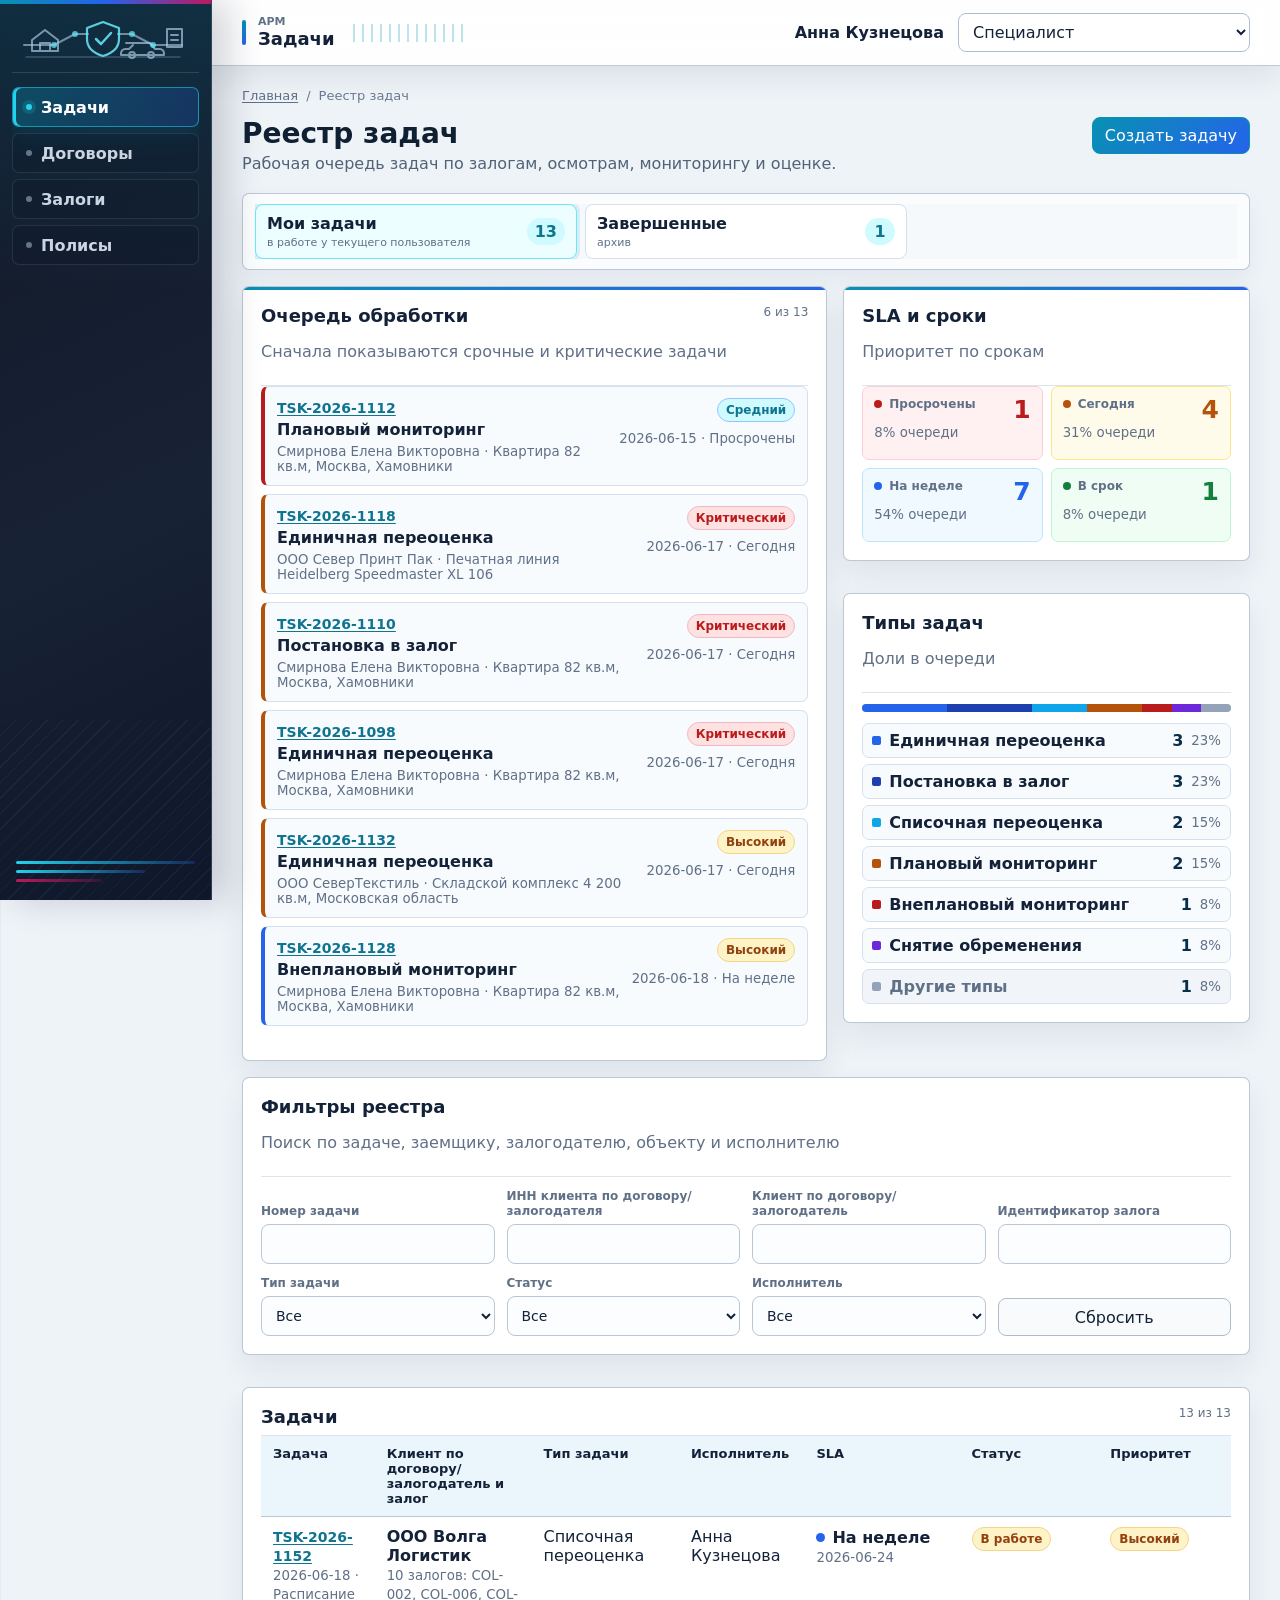
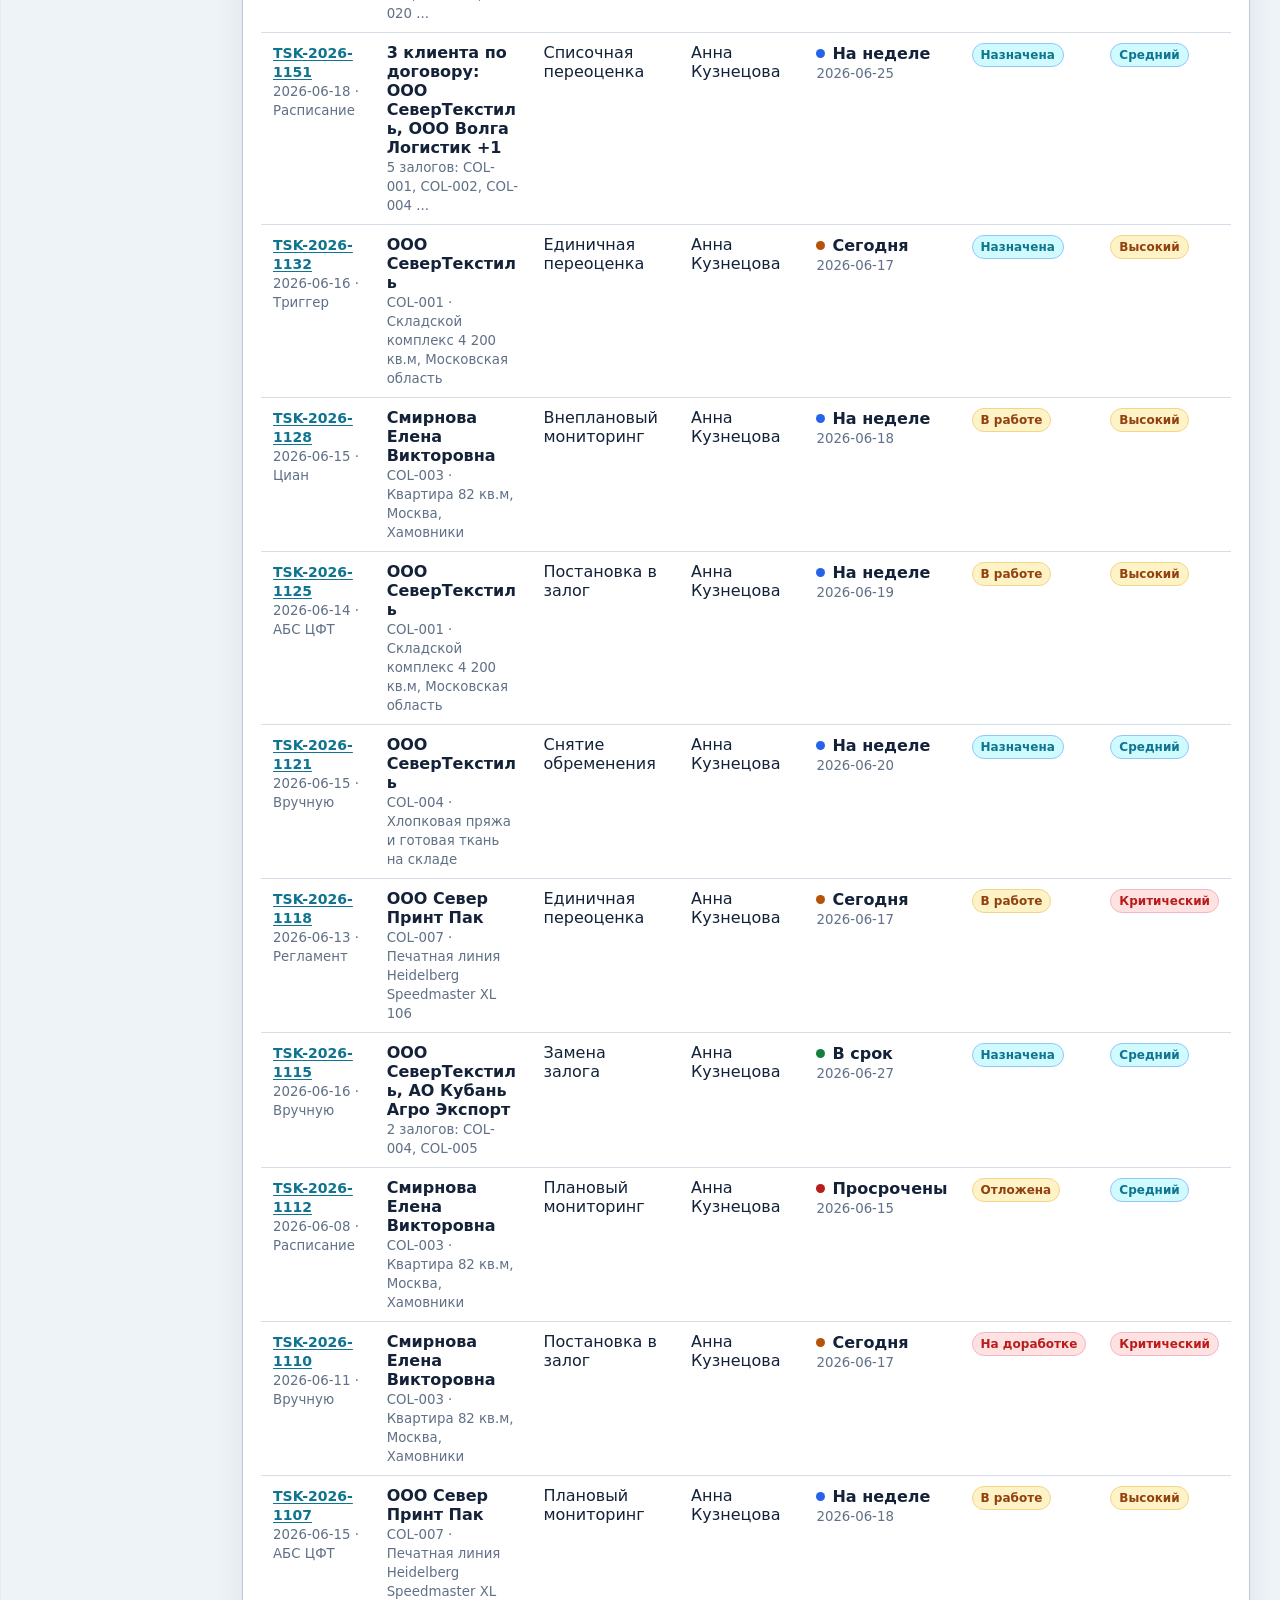
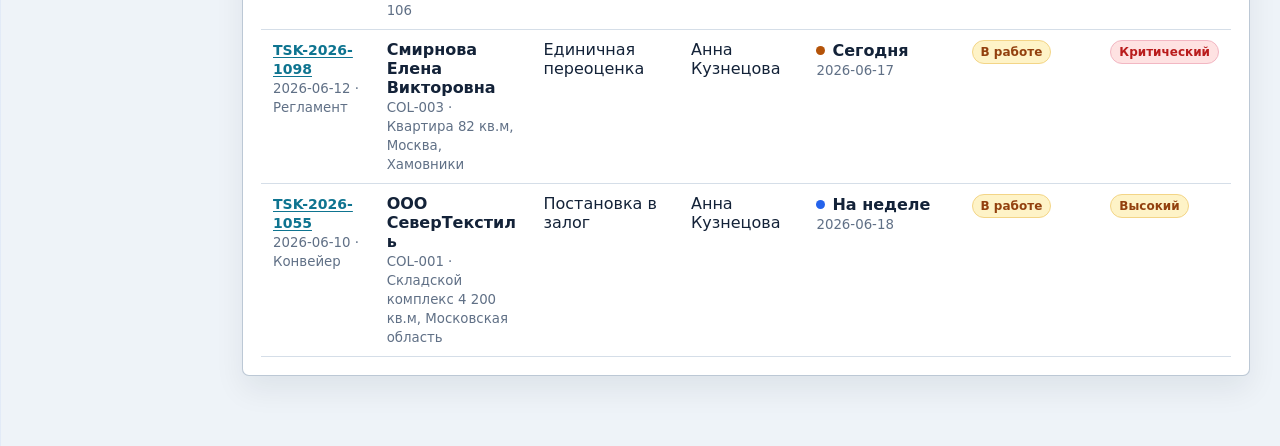
<file: index.html>
<!doctype html>
<html lang="ru">
  <head>
    <meta charset="UTF-8" />
    <meta name="viewport" content="width=device-width, initial-scale=1.0" />
    <title>Залоговый модуль Р - прототип</title>
    <link rel="stylesheet" href="./src/styles.css" />
  </head>
  <body>
    <div id="app"></div>
    <script type="module" src="./src/app.js"></script>
  </body>
</html>
</file>
<file: src/styles.css>
:root {
  --bg: #f4f7fb;
  --surface: #ffffff;
  --surface-soft: #f8fafc;
  --line: #d9e0e7;
  --line-strong: #b8c2cc;
  --text: #172033;
  --muted: #64748b;
  --blue: #2563eb;
  --blue-soft: #dbeafe;
  --green: #15803d;
  --green-soft: #dcfce7;
  --amber: #b45309;
  --amber-soft: #fef3c7;
  --red: #b91c1c;
  --red-soft: #fee2e2;
  --violet: #6d28d9;
  --cyan: #0ea5e9;
  --shadow: 0 10px 24px rgba(15, 23, 42, 0.08);
  font-family: Inter, ui-sans-serif, system-ui, -apple-system, BlinkMacSystemFont, "Segoe UI", sans-serif;
  color: var(--text);
  background: var(--bg);
}

* {
  box-sizing: border-box;
}

body {
  margin: 0;
  min-width: 320px;
  background: var(--bg);
}

button,
input,
select,
textarea {
  font: inherit;
}

button {
  cursor: pointer;
}

.app-shell {
  min-height: 100vh;
}

.topbar {
  position: sticky;
  top: 0;
  z-index: 20;
  display: grid;
  grid-template-columns: minmax(260px, 320px) minmax(320px, 1fr) auto;
  gap: 20px;
  align-items: center;
  min-height: 68px;
  padding: 10px 28px;
  background: var(--surface);
  border-bottom: 1px solid var(--line);
}

.brand {
  display: flex;
  gap: 12px;
  align-items: center;
  padding: 0;
  color: var(--text);
  text-align: left;
  background: transparent;
  border: 0;
}

.brand-mark {
  display: grid;
  width: 40px;
  height: 40px;
  place-items: center;
  color: #fff;
  background: linear-gradient(135deg, #1d4ed8, #2563eb);
  border-radius: 8px;
  font-weight: 800;
}

.brand strong,
.brand small {
  display: block;
}

.brand small,
.hint,
small {
  color: var(--muted);
}

.quick-search {
  display: grid;
  grid-template-columns: minmax(240px, 1fr) auto;
  gap: 8px;
}

.role-box {
  display: flex;
  gap: 10px;
  align-items: center;
  justify-content: flex-end;
}

.role-user {
  max-width: 220px;
  overflow: hidden;
  color: var(--muted);
  text-overflow: ellipsis;
  white-space: nowrap;
}

.main-nav {
  position: sticky;
  top: 68px;
  z-index: 15;
  display: flex;
  gap: 6px;
  padding: 8px 28px;
  overflow-x: auto;
  background: #eef2f6;
  border-bottom: 1px solid var(--line);
}

.main-nav button,
.tabs button,
.breadcrumbs button,
.login-links button,
.link {
  color: var(--muted);
  background: transparent;
  border: 0;
}

.main-nav button {
  min-height: 36px;
  padding: 0 14px;
  border-radius: 8px;
}

.main-nav button.active,
.tabs button.active {
  color: var(--blue);
  background: var(--blue-soft);
}

.main {
  width: min(100%, 1680px);
  margin: 0 auto;
  padding: 18px 28px 48px;
}

.breadcrumbs {
  display: flex;
  gap: 8px;
  align-items: center;
  margin-bottom: 12px;
  color: var(--muted);
  font-size: 13px;
}

.page-header {
  display: flex;
  gap: 16px;
  align-items: flex-start;
  justify-content: space-between;
  margin-bottom: 18px;
}

.page-header h1 {
  margin: 0 0 4px;
  font-size: 26px;
  letter-spacing: 0;
}

.page-header p {
  max-width: 780px;
  margin: 0;
  color: var(--muted);
}

.header-actions,
.inline-actions,
.row-actions {
  display: flex;
  flex-wrap: wrap;
  gap: 8px;
  align-items: center;
  justify-content: flex-end;
}

.btn {
  min-height: 36px;
  padding: 8px 12px;
  color: var(--text);
  background: var(--surface);
  border: 1px solid var(--line-strong);
  border-radius: 8px;
}

.btn:hover,
.main-nav button:hover,
.tabs button:hover,
button.kpi-card:hover,
.legend-list button:hover,
.bar-row:hover {
  border-color: var(--blue);
  box-shadow: 0 0 0 3px rgba(37, 99, 235, 0.12);
}

.btn-primary {
  color: #fff;
  background: var(--blue);
  border-color: var(--blue);
}

.btn-secondary {
  background: var(--surface-soft);
}

.btn-small {
  min-height: 30px;
  padding: 5px 8px;
  font-size: 13px;
}

input,
select,
textarea {
  width: 100%;
  min-height: 36px;
  padding: 8px 10px;
  color: var(--text);
  background: var(--surface);
  border: 1px solid var(--line-strong);
  border-radius: 8px;
}

textarea {
  min-height: 96px;
  resize: vertical;
}

label {
  display: grid;
  gap: 6px;
  color: var(--muted);
  font-size: 13px;
}

label input,
label select,
label textarea {
  color: var(--text);
  font-size: 14px;
}

.panel,
.login-card,
.object-hero,
.mobile-card,
.print-preview,
.error-state,
.empty-state.large,
.success-state {
  background: var(--surface);
  border: 1px solid var(--line);
  border-radius: 8px;
  box-shadow: var(--shadow);
}

.panel {
  padding: 18px;
  margin-bottom: 16px;
}

.panel h2,
.integration-card h2,
.mobile-card h1,
.print-preview h2 {
  margin: 0 0 12px;
  font-size: 18px;
  letter-spacing: 0;
}

.panel h3 {
  margin: 18px 0 10px;
}

.panel-title,
.card-head,
.modal-head {
  display: flex;
  gap: 12px;
  align-items: flex-start;
  justify-content: space-between;
}

.panel-title h2,
.card-head h2,
.modal-head h2 {
  margin: 0;
}

.tabs {
  display: flex;
  gap: 6px;
  margin-bottom: 16px;
  overflow-x: auto;
}

.tabs.wrap {
  flex-wrap: wrap;
  overflow: visible;
}

.tabs button {
  min-height: 36px;
  padding: 8px 12px;
  white-space: nowrap;
  border: 1px solid var(--line);
  border-radius: 8px;
}

.registry-tabs {
  display: grid;
  grid-template-columns: repeat(3, minmax(0, 1fr));
  gap: 10px;
  margin: 0 0 16px;
}

.registry-tabs button {
  display: grid;
  grid-template-columns: minmax(0, 1fr) auto;
  gap: 3px 10px;
  align-items: center;
  min-height: 64px;
  padding: 12px 14px;
  text-align: left;
  background: var(--surface);
}

.registry-tabs button span {
  color: var(--text);
  font-weight: 700;
}

.registry-tabs button small {
  grid-column: 1;
  overflow: hidden;
  text-overflow: ellipsis;
  white-space: nowrap;
}

.registry-tabs button strong {
  grid-row: 1 / span 2;
  grid-column: 2;
  min-width: 34px;
  padding: 4px 8px;
  color: var(--accent-dark);
  text-align: center;
  background: var(--accent-soft);
  border-radius: 999px;
}

.filter-grid,
.form-grid {
  display: grid;
  grid-template-columns: repeat(4, minmax(160px, 1fr));
  gap: 10px;
}

.kpi-grid {
  display: grid;
  grid-template-columns: repeat(5, minmax(160px, 1fr));
  gap: 12px;
  margin-bottom: 16px;
}

.kpi-card {
  display: grid;
  gap: 6px;
  min-height: 86px;
  padding: 14px;
  text-align: left;
  background: var(--surface);
  border: 1px solid var(--line);
  border-radius: 8px;
}

.kpi-card span {
  color: var(--muted);
}

.kpi-card strong {
  font-size: 20px;
  line-height: 1.2;
  overflow-wrap: anywhere;
  letter-spacing: 0;
}

.kpi-card.info {
  border-left: 4px solid var(--blue);
}

.kpi-card.warn {
  border-left: 4px solid var(--amber);
}

.kpi-card.danger {
  border-left: 4px solid var(--red);
}

.registry-kpi-grid {
  margin-bottom: 16px;
}

.registry-analytics {
  margin-bottom: 16px;
  align-items: start;
}

.registry-analytics.equal-height-analytics {
  align-items: stretch;
}

.registry-analytics.equal-height-analytics .chart-panel {
  height: 100%;
}

.kpi-card.active,
.legend-list button.active,
.bar-row.active {
  border-color: var(--accent, var(--blue));
  background: #eff6ff;
  box-shadow: 0 0 0 3px rgba(37, 99, 235, 0.12);
}

.chart-panel .panel-title {
  margin-bottom: 14px;
}

.analytics-grid,
.grid-2,
.integration-grid {
  display: grid;
  grid-template-columns: repeat(2, minmax(0, 1fr));
  gap: 16px;
}

.contract-card-info-grid {
  grid-template-columns: minmax(300px, 0.72fr) minmax(640px, 1.28fr);
}

.contract-card-info-grid > .panel {
  min-width: 0;
}

.contract-participants-panel table {
  min-width: 0;
  table-layout: fixed;
  width: 100%;
}

.contract-participants-panel th,
.contract-participants-panel td {
  padding-right: 10px;
  padding-left: 10px;
  overflow-wrap: anywhere;
}

.contract-participants-panel th:nth-child(1),
.contract-participants-panel td:nth-child(1) {
  width: 16%;
}

.contract-participants-panel th:nth-child(2),
.contract-participants-panel td:nth-child(2) {
  width: 27%;
}

.contract-participants-panel th:nth-child(3),
.contract-participants-panel td:nth-child(3) {
  width: 14%;
}

.contract-participants-panel th:nth-child(4),
.contract-participants-panel td:nth-child(4) {
  width: 18%;
}

.contract-participants-panel th:nth-child(5),
.contract-participants-panel td:nth-child(5) {
  width: 25%;
}

.contract-linked-collaterals-table {
  min-width: 0;
  table-layout: fixed;
}

.contract-linked-collaterals-table th,
.contract-linked-collaterals-table td {
  padding-right: 10px;
  padding-left: 10px;
  overflow-wrap: anywhere;
}

.contract-linked-collaterals-table th:nth-child(1),
.contract-linked-collaterals-table td:nth-child(1) {
  width: 7%;
}

.contract-linked-collaterals-table th:nth-child(2),
.contract-linked-collaterals-table td:nth-child(2) {
  width: 11%;
}

.contract-linked-collaterals-table th:nth-child(3),
.contract-linked-collaterals-table td:nth-child(3) {
  width: 23%;
}

.contract-linked-collaterals-table th:nth-child(4),
.contract-linked-collaterals-table td:nth-child(4) {
  width: 15%;
}

.contract-linked-collaterals-table th:nth-child(5),
.contract-linked-collaterals-table td:nth-child(5),
.contract-linked-collaterals-table th:nth-child(6),
.contract-linked-collaterals-table td:nth-child(6),
.contract-linked-collaterals-table th:nth-child(7),
.contract-linked-collaterals-table td:nth-child(7) {
  width: 12%;
}

.contract-linked-collaterals-table th:nth-child(8),
.contract-linked-collaterals-table td:nth-child(8) {
  width: 8%;
}

.integration-grid {
  grid-template-columns: repeat(3, minmax(280px, 1fr));
}

.chart-panel {
  min-height: 280px;
}

.compact-bar-panel,
.compact-donut-panel {
  min-height: 216px;
}

.donut-row {
  display: grid;
  grid-template-columns: 150px 1fr;
  gap: 18px;
  align-items: center;
}

.donut {
  display: grid;
  width: 146px;
  height: 146px;
  place-items: center;
  border-radius: 50%;
}

.donut span {
  display: grid;
  width: 82px;
  height: 82px;
  place-items: center;
  background: var(--surface);
  border-radius: 50%;
  font-weight: 800;
  padding: 6px;
  text-align: center;
  font-size: 13px;
  line-height: 1.15;
}

.legend-list,
.bar-list,
.doc-list,
.check-list,
.photo-wizard,
.mobile-list {
  display: grid;
  gap: 8px;
}

.legend-list button,
.bar-row,
.doc-row,
.photo-step,
.event-line,
.comment {
  display: grid;
  grid-template-columns: auto 1fr auto;
  gap: 10px;
  align-items: center;
  padding: 10px;
  text-align: left;
  background: var(--surface-soft);
  border: 1px solid var(--line);
  border-radius: 8px;
}

.legend-list i {
  width: 10px;
  height: 10px;
  border-radius: 50%;
}

.bar-row {
  grid-template-columns: 150px 1fr 64px;
  width: 100%;
}

.compact-bar-panel .bar-list {
  gap: 5px;
}

.compact-bar-panel .bar-row {
  grid-template-columns: minmax(150px, .85fr) 1fr auto;
  min-height: 30px;
  padding: 5px 8px;
  gap: 8px;
}

.compact-bar-panel .bar-row strong {
  min-width: 112px;
  text-align: right;
  white-space: nowrap;
}

.bar-row div {
  height: 10px;
  overflow: hidden;
  background: #e2e8f0;
  border-radius: 999px;
}

.bar-row i {
  display: block;
  height: 100%;
  background: linear-gradient(90deg, var(--cyan), var(--blue));
  border-radius: 999px;
}

.compact-donut-panel .panel-title {
  margin-bottom: 10px;
}

.compact-donut-panel .donut-row {
  grid-template-columns: 112px 1fr;
  gap: 14px;
}

.compact-donut-panel .donut {
  width: 108px;
  height: 108px;
}

.compact-donut-panel .donut span {
  width: 62px;
  height: 62px;
  font-size: 12px;
}

.compact-donut-panel .legend-list {
  grid-template-columns: repeat(2, minmax(0, 1fr));
  gap: 6px;
}

.compact-donut-panel .legend-list button {
  min-height: 32px;
  padding: 6px 8px;
  gap: 6px;
}

.compact-donut-panel .legend-list span {
  min-width: 0;
  line-height: 1.15;
}

.compact-donut-panel .legend-list strong {
  white-space: nowrap;
}

.collateral-control-panel {
  min-height: 280px;
}

.collateral-control-grid {
  display: grid;
  gap: 8px;
}

.collateral-control-head,
.collateral-control-row {
  display: grid;
  grid-template-columns: minmax(154px, .95fr) minmax(128px, .8fr) minmax(224px, 1.35fr);
  gap: 10px;
  align-items: center;
}

.collateral-control-head {
  padding: 0 10px;
  color: var(--muted);
  font-size: 11px;
  font-weight: 700;
}

.collateral-control-head span {
  min-width: 0;
  overflow-wrap: anywhere;
}

.collateral-control-row {
  width: 100%;
  min-height: 56px;
  padding: 8px 10px;
  color: var(--text);
  text-align: left;
  background: var(--surface-soft);
  border: 1px solid var(--line);
  border-radius: 8px;
}

.collateral-control-row:hover,
.collateral-control-row.active {
  border-color: var(--cyan);
  box-shadow: 0 0 0 3px rgba(8, 145, 178, 0.12);
}

.collateral-control-row.active {
  background: #ecfeff;
}

.collateral-control-type,
.collateral-control-value {
  display: grid;
  min-width: 0;
  gap: 3px;
}

.collateral-control-type strong,
.collateral-control-value strong {
  overflow-wrap: anywhere;
}

.collateral-control-type small,
.collateral-control-metric small {
  color: var(--muted);
  font-size: 11px;
}

.collateral-control-signals {
  display: grid;
  min-width: 0;
  grid-template-columns: repeat(4, minmax(46px, 1fr));
  gap: 6px;
}

.collateral-control-bar {
  height: 8px;
  overflow: hidden;
  background: #e2e8f0;
  border-radius: 999px;
}

.collateral-control-bar i {
  display: block;
  height: 100%;
  background: linear-gradient(90deg, var(--cyan), var(--blue));
  border-radius: 999px;
}

.collateral-control-row.warning .collateral-control-bar i {
  background: linear-gradient(90deg, var(--amber), var(--cyan));
}

.collateral-control-row.danger .collateral-control-bar i {
  background: linear-gradient(90deg, var(--red), var(--amber));
}

.collateral-control-metric {
  display: grid;
  min-height: 38px;
  align-content: center;
  justify-items: center;
  padding: 4px;
  background: #f8fafc;
  border: 1px solid #e2e8f0;
  border-radius: 7px;
}

.collateral-control-metric strong {
  font-size: 16px;
  line-height: 1;
}

.collateral-control-metric.ok strong {
  color: var(--green);
}

.collateral-control-metric.warning {
  background: #fff7ed;
  border-color: #fed7aa;
}

.collateral-control-metric.warning strong {
  color: #b45309;
}

.collateral-control-metric.danger {
  background: #fef2f2;
  border-color: #fecaca;
}

.collateral-control-metric.danger strong {
  color: var(--red);
}

@media (max-width: 760px) {
  .collateral-control-head {
    display: none;
  }

  .collateral-control-row {
    grid-template-columns: 1fr;
  }

  .collateral-control-signals {
    grid-template-columns: repeat(2, minmax(0, 1fr));
  }
}

.table-panel {
  overflow-x: auto;
}

.table-panel:focus {
  outline: none;
}

.table-panel:focus-visible {
  box-shadow: 0 0 0 3px rgba(37, 99, 235, 0.18), var(--shadow);
}

table {
  width: 100%;
  min-width: 900px;
  border-collapse: collapse;
}

th,
td {
  padding: 10px 12px;
  text-align: left;
  vertical-align: top;
  border-bottom: 1px solid var(--line);
}

th {
  position: sticky;
  top: 0;
  z-index: 1;
  color: #334155;
  font-size: 13px;
  background: #f1f5f9;
}

tfoot td {
  font-weight: 700;
  background: #f8fafc;
}

.contract-analytics-grid {
  display: grid;
  grid-template-columns: repeat(4, minmax(0, 1fr));
  gap: 12px;
  align-items: stretch;
  margin-bottom: 16px;
}

.contract-analytics-grid .chart-panel {
  min-height: 244px;
  margin-bottom: 0;
}

.contract-analytics-grid .panel-title {
  margin-bottom: 10px;
}

.contract-analytics-grid .panel-title h2 {
  font-size: 16px;
}

.contract-analytics-grid .panel-title .hint {
  margin-top: 3px;
  font-size: 12px;
  line-height: 1.25;
}


.contract-analytics-grid .compact-donut-panel {
  display: grid;
  align-content: start;
}

.contract-analytics-grid .compact-donut-panel .donut-row {
  grid-template-columns: 1fr;
  gap: 8px;
  align-items: start;
}

.contract-analytics-grid .compact-donut-panel .donut {
  width: 116px;
  height: 116px;
  margin: 0 auto 2px;
}

.contract-analytics-grid .compact-donut-panel .donut span {
  width: 70px;
  height: 70px;
  padding: 4px;
  font-size: 18px;
  line-height: 1;
}

.contract-analytics-grid .compact-donut-panel .legend-list {
  grid-template-columns: 1fr;
  gap: 5px;
}

.contract-analytics-grid .compact-donut-panel .legend-list button {
  grid-template-columns: 12px minmax(0, 1fr) auto;
  min-height: 30px;
  padding: 5px 7px;
}

.contract-analytics-grid .compact-donut-panel .legend-list span {
  overflow-wrap: anywhere;
  font-size: 12px;
  line-height: 1.15;
}

.contract-analytics-grid .compact-donut-panel .legend-list strong {
  min-width: 18px;
  text-align: right;
  font-size: 12px;
}

.contract-ltv-panel {
  display: grid;
  align-content: start;
}

.ltv-risk-list {
  display: grid;
  gap: 7px;
}

.ltv-risk-row {
  display: grid;
  grid-template-columns: minmax(120px, 1fr) minmax(80px, .85fr) auto;
  gap: 8px;
  align-items: center;
  width: 100%;
  min-height: 36px;
  padding: 7px 8px;
  color: var(--text);
  text-align: left;
  background: #f8fafc;
  border: 1px solid var(--line);
  border-radius: 8px;
}

.ltv-risk-row:hover,
.ltv-risk-row.active {
  border-color: var(--blue);
  box-shadow: 0 0 0 3px rgba(37, 99, 235, 0.12);
}

.ltv-risk-row.active {
  background: #eff6ff;
}

.ltv-risk-row span {
  min-width: 0;
  font-size: 12px;
  font-weight: 700;
  line-height: 1.2;
}

.ltv-risk-row div {
  height: 8px;
  overflow: hidden;
  background: #e2e8f0;
  border-radius: 999px;
}

.ltv-risk-row i {
  display: block;
  height: 100%;
  border-radius: 999px;
}

.ltv-risk-row strong {
  min-width: 24px;
  text-align: right;
}

@media (max-width: 1320px) {
  .contract-analytics-grid {
    grid-template-columns: repeat(2, minmax(0, 1fr));
  }
}

@media (max-width: 760px) {
  .contract-analytics-grid {
    grid-template-columns: 1fr;
  }
}

.contracts-table {
  min-width: 1320px;
  table-layout: fixed;
}

.contracts-table th,
.contracts-table td {
  padding: 8px 9px;
  font-size: 13px;
}

.contracts-table th:nth-child(1),
.contracts-table td:nth-child(1) {
  width: 108px;
}

.contracts-table th:nth-child(2),
.contracts-table td:nth-child(2) {
  width: 130px;
}

.contracts-table th:nth-child(3),
.contracts-table td:nth-child(3) {
  width: 106px;
}

.contracts-table th:nth-child(4),
.contracts-table td:nth-child(4) {
  width: 150px;
}

.contracts-table th:nth-child(8),
.contracts-table td:nth-child(8),
.contracts-table th:nth-child(10),
.contracts-table td:nth-child(10) {
  width: 92px;
}

.contracts-table th:nth-child(9),
.contracts-table td:nth-child(9),
.contracts-table th:nth-child(11),
.contracts-table td:nth-child(11),
.contracts-table th:nth-child(12),
.contracts-table td:nth-child(12) {
  width: 108px;
}

.contracts-table tfoot td {
  background: #eff6ff;
  border-top: 2px solid var(--blue);
}

.contracts-total-row td {
  vertical-align: middle;
}

.contracts-total-note {
  display: inline-flex;
  padding: 6px 10px;
  color: #2563eb;
  background: var(--blue-soft);
  border-radius: 8px;
}

.sort-head {
  padding: 0;
  color: #334155;
  background: transparent;
  border: 0;
  font-weight: 700;
}

.link {
  padding: 0;
  color: var(--blue);
  text-align: left;
  text-decoration: underline;
  text-underline-offset: 2px;
}

.registry-object-link {
  font-size: 14px;
  font-weight: 800;
}

.badge {
  display: inline-flex;
  align-items: center;
  min-height: 24px;
  padding: 3px 8px;
  border: 1px solid transparent;
  border-radius: 999px;
  font-size: 12px;
  font-weight: 700;
  white-space: nowrap;
}

.badge-ok {
  color: var(--green);
  background: var(--green-soft);
  border-color: #86efac;
}

.badge-warn {
  color: var(--amber);
  background: var(--amber-soft);
  border-color: #facc15;
}

.badge-danger {
  color: var(--red);
  background: var(--red-soft);
  border-color: #fca5a5;
}

.badge-info {
  color: var(--blue);
  background: var(--blue-soft);
  border-color: #93c5fd;
}

.badge-neutral {
  color: #475569;
  background: #e2e8f0;
  border-color: #cbd5e1;
}

.object-hero {
  display: grid;
  grid-template-columns: minmax(320px, 1fr) minmax(360px, 0.9fr);
  gap: 18px;
  align-items: center;
  padding: 18px;
  margin-bottom: 16px;
}

.object-hero h2 {
  margin: 4px 0 8px;
  font-size: 22px;
  letter-spacing: 0;
}

.object-hero p {
  margin: 0;
  color: var(--muted);
}

.eyebrow {
  color: var(--muted);
  font-size: 12px;
  font-weight: 800;
  letter-spacing: 0.04em;
  text-transform: uppercase;
}

.hero-metrics {
  display: grid;
  grid-template-columns: repeat(3, minmax(0, 1fr));
  gap: 10px;
}

.hero-metrics div,
.score-card {
  display: grid;
  gap: 4px;
  padding: 12px;
  background: var(--surface-soft);
  border: 1px solid var(--line);
  border-radius: 8px;
}

.hero-metrics span,
.score-card span {
  color: var(--muted);
  font-size: 12px;
}

.hero-metrics strong,
.score-card strong {
  font-size: 17px;
}

.task-main-info-panel .panel-title {
  margin-bottom: 10px;
}

.task-card-compact {
  display: grid;
  gap: 12px;
}

.task-card-compact .panel {
  padding: 12px;
  margin-bottom: 0;
}

.task-card-compact .panel h2 {
  margin-bottom: 8px;
  font-size: 17px;
}

.task-card-compact .panel-title {
  gap: 10px;
}

.task-card-compact .info-grid {
  gap: 8px;
}

.task-card-compact .info-grid div {
  min-height: 44px;
  padding: 8px 9px;
}

.task-detail-layout {
  display: grid;
  grid-template-columns: minmax(0, 1fr) minmax(330px, 360px);
  gap: 12px;
  align-items: start;
}

.task-card-revaluation .task-detail-layout,
.task-card-inspection .task-detail-layout {
  grid-template-columns: minmax(0, 1fr) minmax(330px, 360px);
}

.task-detail-main,
.task-detail-sidebar {
  display: grid;
  gap: 10px;
  align-content: start;
}

.task-detail-sidebar {
  padding: 10px;
  background: #f1f5f9;
  border: 1px solid #d6e1ec;
  border-radius: 10px;
}

.task-detail-main > section,
.task-detail-sidebar > section {
  min-width: 0;
}

.task-detail-main .grid-2,
.task-detail-main .monitoring-task-layout,
.task-detail-main .revaluation-layout {
  gap: 10px;
  margin-bottom: 0;
}

.task-detail-main .grid-2 > .panel,
.task-detail-main .monitoring-task-layout .panel,
.task-detail-main .revaluation-layout .panel {
  margin-bottom: 0;
}

.task-detail-main .task-collateral-description .info-grid {
  grid-template-columns: repeat(3, minmax(0, 1fr));
}

.task-detail-sidebar .info-grid {
  grid-template-columns: 1fr;
}

.task-detail-sidebar .panel {
  background: #fff;
  border-color: #d6e1ec;
  box-shadow: none;
}

.task-linked-contracts {
  display: grid;
  gap: 8px;
  margin-top: 10px;
}

.task-linked-contracts h3 {
  margin: 0;
  color: var(--text);
  font-size: 13px;
}

.task-linked-contracts table {
  font-size: 12px;
}

.task-linked-contracts th,
.task-linked-contracts td {
  padding: 6px;
}

.task-card-revaluation .task-detail-sidebar .panel,
.task-card-inspection .task-detail-sidebar .panel {
  padding: 12px;
}

.task-card-revaluation .task-detail-sidebar .info-grid,
.task-card-inspection .task-detail-sidebar .info-grid {
  gap: 8px;
}

.task-card-revaluation .task-detail-sidebar .info-grid div,
.task-card-inspection .task-detail-sidebar .info-grid div {
  min-height: 48px;
  padding: 8px 9px;
}

.task-main-metrics {
  grid-template-columns: repeat(6, minmax(120px, 1fr));
  gap: 7px;
}

.task-main-info-panel .hero-metrics div {
  min-height: 54px;
  padding: 8px 9px;
}

.task-main-result {
  margin: 8px 0 0;
  color: var(--muted);
  line-height: 1.45;
}

.task-specific-form {
  display: grid;
  gap: 10px;
}

.task-two-columns {
  display: grid;
  grid-template-columns: repeat(2, minmax(0, 1fr));
  gap: 14px;
  align-items: start;
}

.inspection-task-grid {
  display: grid;
  grid-template-columns: 1fr;
  gap: 10px;
  align-items: start;
}

.inspection-primary-column,
.inspection-secondary-column {
  display: grid;
  gap: 10px;
  min-width: 0;
  align-content: start;
}

.revaluation-columns {
  display: grid;
  grid-template-columns: 1fr;
  gap: 10px;
  align-items: start;
}

.revaluation-column {
  display: grid;
  gap: 10px;
  min-width: 0;
  align-content: start;
}

.revaluation-column .collateral-tab-view {
  gap: 12px;
}

.revaluation-column .tab-summary-card {
  grid-template-columns: 1fr;
}

.revaluation-column .external-summary-meta {
  min-width: 0;
  grid-template-columns: repeat(2, minmax(0, 1fr));
}

.task-form-panel {
  min-width: 0;
}

.task-form-grid {
  display: grid;
  grid-template-columns: repeat(3, minmax(150px, 1fr));
  gap: 8px;
}

.task-form-grid.compact {
  grid-template-columns: repeat(3, minmax(150px, 1fr));
}

.task-field {
  min-width: 0;
  color: var(--muted);
  font-size: 12px;
  font-weight: 600;
}

.task-field.wide {
  grid-column: 1 / -1;
}

.task-field.full-span {
  grid-column: 1 / -1;
}

.task-field input,
.task-field select,
.task-field textarea {
  margin-top: 4px;
  font-size: 13px;
}

.task-field textarea {
  min-height: 86px;
}

.inspection-checklist-grid,
.risk-factor-grid {
  display: grid;
  grid-template-columns: 1fr;
  gap: 12px;
}

.inspection-checklist-group,
.risk-factor-group {
  display: grid;
  gap: 8px;
  padding: 12px;
  background: #f8fafc;
  border: 1px solid #d9e0e7;
  border-radius: 8px;
}

.inspection-checklist-group h3,
.risk-factor-group h3 {
  margin: 0;
  color: var(--text);
  font-size: 14px;
}

.inspection-factor-group-head {
  display: flex;
  gap: 10px;
  align-items: flex-start;
  justify-content: space-between;
}

.inspection-factor-group-head div {
  display: grid;
  min-width: 72px;
  padding: 6px 8px;
  text-align: right;
  background: #eff6ff;
  border: 1px solid #bfdbfe;
  border-radius: 7px;
}

.inspection-factor-group-head .risk-group-metrics {
  display: flex;
  gap: 8px;
  min-width: 0;
  padding: 0;
  background: transparent;
  border: 0;
}

.inspection-factor-group-head .risk-group-metrics div {
  min-width: 78px;
}

.inspection-factor-group-head span {
  color: var(--muted);
  font-size: 11px;
  font-weight: 650;
}

.inspection-factor-group-head strong {
  color: var(--accent-dark);
  font-size: 16px;
}

.inspection-checklist-items,
.risk-factor-items {
  display: grid;
  grid-template-columns: repeat(2, minmax(0, 1fr));
  gap: 8px;
}

.inspection-check-row {
  display: grid;
  grid-template-columns: minmax(0, 1fr) 74px;
  grid-template-areas:
    "factor score"
    "control control";
  gap: 8px;
  align-items: start;
  min-width: 0;
  padding: 8px;
  background: #ffffff;
  border: 1px solid #d9e0e7;
  border-radius: 8px;
}

.inspection-check-row span {
  color: var(--text);
  font-size: 13px;
  font-weight: 650;
}

.inspection-check-row select,
.inspection-check-row input {
  grid-area: control;
  width: 100%;
  min-width: 0;
  min-height: 34px;
  font-size: 13px;
}

.inspection-factor-name {
  grid-area: factor;
  display: grid;
  gap: 2px;
  min-width: 0;
}

.inspection-factor-name strong {
  color: var(--text);
  font-size: 13px;
  line-height: 1.25;
}

.inspection-factor-name span {
  color: var(--muted);
  font-size: 10px;
  font-weight: 700;
}

.inspection-factor-score {
  grid-area: score;
  display: grid;
  gap: 1px;
  justify-items: end;
  padding: 6px 7px;
  background: #f8fafc;
  border: 1px solid #d9e0e7;
  border-radius: 7px;
}

.inspection-factor-score strong {
  color: var(--accent-dark);
  font-size: 16px;
  line-height: 1;
}

.inspection-factor-score span {
  color: var(--muted);
  font-size: 10px;
  font-weight: 650;
}

.method-table-wrap {
  margin-top: 10px;
  overflow-x: auto;
  border: 1px solid var(--line);
  border-radius: 8px;
}

.method-table {
  width: 100%;
  min-width: 0;
  table-layout: fixed;
}

.method-table th:first-child,
.method-table td:first-child {
  width: 150px;
  background: #f8fafc;
  font-weight: 700;
}

.method-table input {
  min-width: 0;
  min-height: 34px;
  font-size: 13px;
}

.valuation-weighted-result {
  display: grid;
  gap: 6px;
  margin-top: 12px;
  max-width: 360px;
  color: var(--muted);
  font-size: 12px;
  font-weight: 700;
}

.valuation-weighted-result input {
  min-height: 40px;
  color: var(--text);
  background: #eef3f8;
  font-size: 15px;
  font-weight: 800;
}

.risk-assessment-panel .panel-title,
.valuation-value-panel .panel-title {
  align-items: flex-start;
}

.risk-factor-group label {
  display: grid;
  gap: 5px;
  color: var(--muted);
  font-size: 12px;
  font-weight: 650;
}

.risk-factor-group select {
  font-size: 13px;
}

.valuation-risk-summary {
  display: grid;
  grid-template-columns: repeat(3, minmax(160px, 1fr));
  gap: 10px;
  margin-bottom: 12px;
}

.valuation-risk-summary div {
  min-height: 58px;
  padding: 10px 12px;
  background: #f8fafc;
  border: 1px solid #d9e0e7;
  border-radius: 8px;
}

.valuation-risk-summary span {
  display: block;
  margin-bottom: 5px;
  color: var(--muted);
  font-size: 12px;
}

.valuation-risk-summary strong {
  color: var(--text);
  font-size: 15px;
}

.valuation-formula-grid {
  display: grid;
  grid-template-columns: repeat(3, minmax(160px, 1fr));
  gap: 10px;
  margin-bottom: 12px;
}

.valuation-formula-grid div {
  min-height: 64px;
  padding: 10px 12px;
  background: #fffaf0;
  border: 1px solid #f3d587;
  border-radius: 8px;
}

.valuation-formula-grid span {
  display: block;
  margin-bottom: 5px;
  color: var(--muted);
  font-size: 12px;
}

.valuation-formula-grid strong {
  color: var(--text);
  font-size: 16px;
}

.info-grid {
  display: grid;
  grid-template-columns: repeat(2, minmax(0, 1fr));
  gap: 10px;
  margin: 0;
}

.info-grid div {
  min-height: 58px;
  padding: 10px;
  background: var(--surface-soft);
  border: 1px solid var(--line);
  border-radius: 8px;
}

.info-grid dt {
  margin-bottom: 4px;
  color: var(--muted);
  font-size: 12px;
}

.info-grid dd {
  margin: 0;
  overflow-wrap: anywhere;
  font-weight: 650;
}

.risk-panel {
  display: grid;
  grid-template-columns: repeat(4, minmax(140px, 1fr));
  gap: 10px;
  margin-bottom: 12px;
}

.risk-item {
  display: grid;
  min-height: 76px;
  padding: 10px;
  text-align: left;
  background: var(--surface-soft);
  border: 1px solid var(--line);
  border-radius: 8px;
}

.risk-item.ok {
  border-left: 4px solid var(--green);
}

.risk-item.warn {
  border-left: 4px solid var(--amber);
}

.risk-item.critical {
  border-left: 4px solid var(--red);
}

.doc-row {
  grid-template-columns: minmax(220px, 1fr) auto auto;
}

.doc-row span,
.event-line small,
.comment span,
.photo-step span {
  display: block;
  color: var(--muted);
  font-size: 12px;
}

.photo-grid {
  display: grid;
  grid-template-columns: repeat(4, minmax(100px, 1fr));
  gap: 8px;
  margin-top: 12px;
}

.photo-tile {
  display: grid;
  min-height: 90px;
  align-content: center;
  gap: 6px;
  padding: 12px;
  background: #eef2f6;
  border: 1px dashed var(--line-strong);
  border-radius: 8px;
}

.photo-tile.done {
  background: var(--green-soft);
  border-style: solid;
}

.collateral-photo-panel {
  min-width: 0;
}

.collateral-photo-list {
  display: grid;
  gap: 8px;
}

.collateral-photo-row {
  display: grid;
  grid-template-columns: 42px minmax(0, 1fr) auto;
  gap: 10px;
  align-items: center;
  padding: 10px;
  background: var(--surface-soft);
  border: 1px solid var(--line);
  border-radius: 8px;
}

.collateral-photo-row.done {
  background: var(--green-soft);
  border-color: rgba(21, 128, 61, 0.35);
}

.collateral-photo-row.missing {
  border-style: dashed;
}

.collateral-photo-row span {
  display: block;
  margin-top: 2px;
  color: var(--muted);
  font-size: 12px;
}

.photo-shot-icon {
  display: grid;
  width: 34px;
  height: 34px;
  place-items: center;
  color: var(--muted);
  background: #fff;
  border: 1px solid var(--line);
  border-radius: 8px;
  font-size: 11px;
  font-weight: 800;
}

.collateral-photo-row.done .photo-shot-icon {
  color: var(--green);
  border-color: rgba(21, 128, 61, 0.45);
}

.collateral-photo-actions {
  display: flex;
  gap: 8px;
  align-items: center;
  justify-content: flex-end;
}

.mobile-inspection-results-panel {
  min-width: 0;
}

.mobile-inspection-results {
  display: grid;
  gap: 10px;
}

.mobile-result-card {
  display: grid;
  gap: 10px;
  padding: 12px;
  background: #f8fafc;
  border: 1px solid #d9e0e7;
  border-radius: 8px;
}

.mobile-result-head {
  display: grid;
  grid-template-columns: minmax(0, 1fr) auto;
  gap: 12px;
  align-items: start;
}

.mobile-result-head strong,
.mobile-result-head span {
  display: block;
}

.mobile-result-head span {
  margin-top: 3px;
  color: var(--muted);
  font-size: 12px;
}

.mobile-result-meta {
  display: grid;
  grid-template-columns: repeat(3, minmax(0, 1fr));
  gap: 8px;
}

.mobile-result-meta div {
  min-width: 0;
  padding: 8px;
  background: #fff;
  border: 1px solid var(--line);
  border-radius: 8px;
}

.mobile-result-meta span,
.mobile-photo-chip {
  color: var(--muted);
  font-size: 12px;
}

.mobile-result-meta strong {
  display: block;
  margin-top: 3px;
  overflow-wrap: anywhere;
}

.mobile-result-photos {
  display: flex;
  flex-wrap: wrap;
  gap: 6px;
}

.mobile-photo-chip {
  padding: 5px 8px;
  background: #fff;
  border: 1px dashed var(--line-strong);
  border-radius: 999px;
}

.mobile-photo-chip.done {
  color: var(--green);
  background: var(--green-soft);
  border-style: solid;
  border-color: rgba(21, 128, 61, 0.35);
}

.file-button {
  cursor: pointer;
}

.file-button input {
  display: none;
}

.check-list label {
  display: flex;
  flex-direction: row;
  gap: 8px;
  align-items: center;
  padding: 10px;
  color: var(--text);
  background: var(--surface-soft);
  border: 1px solid var(--line);
  border-radius: 8px;
}

.check-list input {
  width: 18px;
  min-height: 18px;
}

.timeline {
  display: flex;
  flex-wrap: wrap;
  gap: 8px;
  margin-bottom: 14px;
}

.timeline span {
  padding: 8px 10px;
  background: var(--blue-soft);
  border: 1px solid #93c5fd;
  border-radius: 999px;
  color: var(--blue);
  font-weight: 700;
}

.stepper {
  display: flex;
  flex-wrap: wrap;
  gap: 8px;
  margin-bottom: 16px;
}

.stepper span {
  padding: 8px 10px;
  background: var(--surface);
  border: 1px solid var(--line);
  border-radius: 8px;
}

.stepper .done {
  color: var(--green);
  background: var(--green-soft);
}

.stepper .active {
  color: var(--blue);
  background: var(--blue-soft);
}

.integration-card {
  display: grid;
  gap: 12px;
  padding: 18px;
  background: var(--surface);
  border: 1px solid var(--line);
  border-radius: 8px;
  box-shadow: var(--shadow);
}

.modal-backdrop {
  position: fixed;
  inset: 0;
  z-index: 50;
  display: grid;
  place-items: center;
  padding: 20px;
  background: rgba(15, 23, 42, 0.42);
}

.modal {
  width: min(520px, 100%);
  max-height: 86vh;
  padding: 18px;
  overflow: auto;
  background: var(--surface);
  border-radius: 8px;
  box-shadow: 0 24px 80px rgba(15, 23, 42, 0.24);
}

.modal.wide {
  width: min(920px, 100%);
}

.toast-stack {
  position: fixed;
  right: 22px;
  bottom: 22px;
  z-index: 60;
  display: grid;
  gap: 10px;
  width: min(360px, calc(100vw - 32px));
}

.toast {
  display: grid;
  gap: 4px;
  padding: 12px 14px;
  background: var(--surface);
  border: 1px solid var(--line);
  border-left: 4px solid var(--green);
  border-radius: 8px;
  box-shadow: var(--shadow);
}

.toast.warn {
  border-left-color: var(--amber);
}

.toast.danger {
  border-left-color: var(--red);
}

.toast span {
  color: var(--muted);
  font-size: 13px;
}

.empty-state,
.error-state,
.success-state {
  display: grid;
  place-items: center;
  gap: 8px;
  min-height: 190px;
  padding: 28px;
  text-align: center;
}

.empty-state h2,
.empty-state h1,
.error-state h2,
.success-state h1 {
  margin: 0;
}

.empty-state p,
.error-state p,
.success-state p {
  max-width: 620px;
  margin: 0;
  color: var(--muted);
}

.skeleton-grid {
  display: grid;
  grid-template-columns: repeat(3, 1fr);
  gap: 12px;
}

.skeleton {
  min-height: 110px;
  overflow: hidden;
  background: linear-gradient(90deg, #e2e8f0, #f8fafc, #e2e8f0);
  background-size: 200% 100%;
  border-radius: 8px;
  animation: shimmer 1.2s infinite;
}

.skeleton.wide {
  grid-column: 1 / -1;
  min-height: 340px;
}

@keyframes shimmer {
  0% { background-position: 200% 0; }
  100% { background-position: -200% 0; }
}

.login-card {
  display: grid;
  gap: 14px;
  width: min(520px, 100%);
  margin: 80px auto;
  padding: 24px;
}

.login-card h1 {
  margin: 4px 0 8px;
}

.login-links {
  display: flex;
  gap: 12px;
  justify-content: space-between;
}

.upload-zone {
  border-style: dashed;
}

.print-preview {
  min-height: 520px;
  padding: 28px;
  background: #fff;
}

.preview-box {
  display: grid;
  min-height: 220px;
  place-items: center;
  margin-top: 24px;
  color: var(--muted);
  background: var(--surface-soft);
  border: 1px dashed var(--line-strong);
  border-radius: 8px;
}

.mobile-main {
  display: grid;
  min-height: calc(100vh - 68px);
  place-items: start center;
  padding: 18px;
}

.mobile-app-shell {
  display: grid;
  grid-template-rows: auto minmax(0, 1fr);
  height: 100vh;
  min-height: 100vh;
  max-height: 100vh;
  overflow: hidden;
  background:
    radial-gradient(circle at 50% 18%, rgba(14, 116, 144, 0.14), transparent 34%),
    linear-gradient(180deg, #e8eef5 0%, #dfe7ef 100%);
}

.mobile-prototype-toolbar {
  position: fixed;
  top: 14px;
  right: 16px;
  z-index: 60;
  display: flex;
  justify-content: flex-end;
  max-width: calc(100vw - 32px);
  padding: 0;
}

.mobile-prototype-toolbar .role-box {
  width: min(390px, calc(100vw - 32px));
  box-sizing: border-box;
  padding: 8px;
  background: rgba(255, 255, 255, 0.78);
  border: 1px solid rgba(174, 188, 204, 0.82);
  border-radius: 12px;
  box-shadow: 0 12px 28px rgba(17, 24, 39, 0.10);
  backdrop-filter: blur(10px);
  justify-content: flex-end;
}

.mobile-prototype-toolbar .role-box select {
  min-width: 170px;
}

@media (max-width: 520px) {
  .mobile-prototype-toolbar {
    top: 10px;
    right: 10px;
    max-width: calc(100vw - 20px);
  }

  .mobile-prototype-toolbar .role-box {
    width: auto;
    max-width: calc(100vw - 20px);
  }

  .mobile-prototype-toolbar .role-user {
    display: none;
  }

  .mobile-prototype-toolbar .role-box select {
    width: min(250px, calc(100vw - 38px));
    min-width: 0;
  }
}

.mobile-app-shell .mobile-main {
  width: 100%;
  min-height: 0;
  overflow: hidden;
  padding: 86px 16px 22px;
  place-items: center;
  box-sizing: border-box;
}

.mobile-app-shell .mobile-wrap {
  width: min(390px, calc(100vw - 32px), calc((100vh - 128px) * 390 / 844));
  height: min(844px, calc(100vh - 128px), calc((100vw - 32px) * 844 / 390));
  min-height: 0;
  max-width: 390px;
  max-height: calc(100vh - 128px);
  aspect-ratio: 390 / 844;
  overflow-y: auto;
  box-sizing: border-box;
}

.mobile-wrap {
  width: min(430px, 100%);
  min-height: 720px;
  overflow: hidden;
  background: #0f172a;
  border: 10px solid #111827;
  border-radius: 28px;
  box-shadow: 0 20px 60px rgba(15, 23, 42, 0.28);
}

.mobile-header {
  display: flex;
  gap: 10px;
  align-items: center;
  justify-content: space-between;
  padding: 14px;
  color: #fff;
  background: #1f2937;
}

.mobile-app-shell .mobile-header h1 {
  margin: 0;
  font-size: 26px;
  line-height: 1.15;
  white-space: nowrap;
}

.mobile-header button {
  color: #fff;
  background: transparent;
  border: 0;
}

.mobile-list,
.mobile-card.detail,
.photo-wizard,
.mobile-actions {
  margin: 12px;
}

.mobile-card {
  display: grid;
  gap: 8px;
  width: calc(100% - 24px);
  margin: 12px;
  padding: 14px;
  color: var(--text);
  text-align: left;
}

.mobile-card.detail {
  width: auto;
}

.mobile-card p {
  margin: 0;
  color: var(--muted);
}

.mobile-card-meta {
  display: flex;
  gap: 8px;
  align-items: center;
  justify-content: space-between;
}

.mobile-card-meta span {
  min-width: 0;
  overflow: hidden;
  color: var(--muted);
  font-size: 12px;
  text-overflow: ellipsis;
  white-space: nowrap;
}

.mobile-card .info-grid {
  grid-template-columns: 1fr;
}

.mobile-actions {
  display: grid;
  gap: 8px;
}

.photo-step {
  grid-template-columns: 1fr auto;
}

.photo-step.done {
  background: var(--green-soft);
}

.mobile-photo-context {
  display: grid;
  gap: 6px;
  padding: 12px;
  background: var(--surface-soft);
  border: 1px solid var(--line);
  border-radius: 8px;
}

.mobile-photo-context p {
  margin: 0;
  color: var(--muted);
}

.mobile-stage {
  display: grid;
  width: 100%;
  min-height: 0;
  place-items: center;
}

.mobile-app-shell .mobile-wrap {
  position: relative;
  display: flex;
  width: min(390px, calc(100vw - 32px), calc((100vh - 128px) * 390 / 844));
  height: min(844px, calc(100vh - 128px), calc((100vw - 32px) * 844 / 390));
  min-height: 0;
  max-width: 390px;
  max-height: calc(100vh - 128px);
  padding: 12px;
  overflow: hidden;
  aspect-ratio: 390 / 844;
  background: #0b1220;
  border: 1px solid rgba(255, 255, 255, 0.16);
  border-radius: 42px;
  box-shadow: 0 28px 70px rgba(15, 23, 42, 0.34), inset 0 0 0 6px #111827;
}

.phone-speaker {
  position: absolute;
  top: 10px;
  left: 50%;
  z-index: 4;
  width: 76px;
  height: 5px;
  background: rgba(226, 232, 240, 0.38);
  border-radius: 999px;
  transform: translateX(-50%);
}

.phone-home-indicator {
  flex: 0 0 auto;
  width: 108px;
  height: 4px;
  margin: 8px auto 0;
  background: rgba(15, 23, 42, 0.34);
  border-radius: 999px;
}

.mobile-screen {
  display: flex;
  flex: 1;
  flex-direction: column;
  min-width: 0;
  overflow: hidden;
  background: #f4f7fb;
  border-radius: 30px;
}

.mobile-content {
  flex: 1;
  min-height: 0;
  padding: 12px;
  overflow-y: auto;
}

.mobile-app-shell .mobile-header {
  display: flex;
  flex: 0 0 auto;
  gap: 10px;
  align-items: center;
  justify-content: space-between;
  padding: 22px 16px 14px;
  color: #f8fafc;
  background: linear-gradient(145deg, #111827, #1f2937);
}

.mobile-app-shell .mobile-header h1 {
  margin: 0;
  color: inherit;
  font-size: 18px;
  line-height: 1.15;
  white-space: normal;
}

.mobile-header .mobile-muted {
  color: #cbd5e1;
  font-size: 12px;
}

.mobile-list,
.mobile-actions,
.photo-wizard {
  display: grid;
  gap: 10px;
  margin: 0;
}

.mobile-card {
  display: grid;
  gap: 10px;
  width: 100%;
  margin: 0;
  padding: 13px;
  color: var(--text);
  text-align: left;
  background: #fff;
  border: 1px solid var(--line);
  border-radius: 14px;
  box-shadow: 0 10px 26px rgba(15, 23, 42, 0.07);
}

.mobile-card.detail {
  width: auto;
}

.mobile-card h2 {
  margin: 0;
  font-size: 15px;
  line-height: 1.25;
}

.mobile-card p {
  margin: 0;
  color: var(--muted);
  font-size: 12px;
  line-height: 1.35;
}

.mobile-card-top,
.mobile-section-head {
  display: flex;
  gap: 8px;
  align-items: flex-start;
  justify-content: space-between;
}

.mobile-kicker {
  display: block;
  margin-bottom: 4px;
  color: var(--muted);
  font-size: 10px;
  font-weight: 800;
  letter-spacing: 0.04em;
  text-transform: uppercase;
}

.mobile-card-grid {
  display: grid;
  grid-template-columns: 1fr 1fr;
  gap: 8px;
}

.mobile-card-grid div {
  min-width: 0;
  padding: 8px;
  background: var(--surface-soft);
  border: 1px solid var(--line);
  border-radius: 10px;
}

.mobile-card-grid .wide {
  grid-column: 1 / -1;
}

.mobile-card-grid span {
  display: block;
  margin-bottom: 3px;
  color: var(--muted);
  font-size: 10px;
  font-weight: 700;
  text-transform: uppercase;
}

.mobile-card-grid strong {
  display: block;
  overflow-wrap: anywhere;
  font-size: 12px;
  line-height: 1.25;
}

.mobile-contact-card {
  display: grid;
  gap: 9px;
  margin-bottom: 10px;
  padding: 14px;
  color: #f8fafc;
  background: linear-gradient(145deg, #0f172a, #075985);
  border: 1px solid rgba(255, 255, 255, 0.18);
  border-radius: 16px;
  box-shadow: 0 14px 30px rgba(15, 23, 42, 0.16);
}

.mobile-contact-card .mobile-kicker {
  color: rgba(248, 250, 252, 0.72);
}

.mobile-contact-card h3 {
  margin: 0;
  color: inherit;
  font-size: 20px;
  line-height: 1.12;
}

.mobile-contact-card p {
  margin: 0;
  color: rgba(248, 250, 252, 0.78);
  font-size: 12px;
  line-height: 1.35;
}

.mobile-contact-phone {
  display: inline-flex;
  width: fit-content;
  color: #fff;
  font-size: 18px;
  font-weight: 900;
  line-height: 1.1;
  text-decoration: none;
}

.mobile-contact-grid {
  display: grid;
  gap: 8px;
}

.mobile-contact-grid div {
  padding: 9px;
  background: rgba(255, 255, 255, 0.1);
  border: 1px solid rgba(255, 255, 255, 0.12);
  border-radius: 10px;
}

.mobile-contact-grid span {
  display: block;
  margin-bottom: 4px;
  color: rgba(248, 250, 252, 0.7);
  font-size: 10px;
  font-weight: 800;
  text-transform: uppercase;
}

.mobile-contact-grid strong {
  display: block;
  color: #fff;
  font-size: 12px;
  font-weight: 700;
  line-height: 1.35;
}

.mobile-contact-card .btn {
  width: 100%;
  color: #0f172a;
  background: #fff;
  border-color: transparent;
}

.mobile-card-meta {
  display: flex;
  gap: 8px;
  align-items: center;
  justify-content: space-between;
}

.mobile-card-meta span {
  min-width: 0;
  overflow: hidden;
  color: var(--muted);
  font-size: 12px;
  text-overflow: ellipsis;
  white-space: nowrap;
}

.mobile-photo-toolbar {
  margin-bottom: 10px;
}

.mobile-photo-toolbar .btn {
  width: 100%;
}

.mobile-section,
.mobile-photo-context {
  display: grid;
  gap: 10px;
  margin-bottom: 10px;
  padding: 12px;
  background: #fff;
  border: 1px solid var(--line);
  border-radius: 14px;
  box-shadow: 0 10px 24px rgba(15, 23, 42, 0.06);
}

.mobile-section h2,
.mobile-section h3 {
  margin: 0;
  font-size: 15px;
  line-height: 1.25;
}

.mobile-check-result {
  display: flex;
  gap: 10px;
  align-items: center;
  justify-content: space-between;
  padding: 9px;
  background: var(--surface-soft);
  border: 1px solid var(--line);
  border-radius: 10px;
}

.mobile-check-form {
  display: grid;
  gap: 9px;
}

.mobile-check-field {
  display: grid;
  gap: 7px;
  padding: 10px;
  background: var(--surface-soft);
  border: 1px solid var(--line);
  border-radius: 12px;
}

.mobile-check-field > span {
  display: flex;
  gap: 8px;
  align-items: flex-start;
  justify-content: space-between;
}

.mobile-check-field strong {
  min-width: 0;
  font-size: 12px;
  line-height: 1.25;
}

.mobile-check-field small {
  flex: 0 0 auto;
  color: var(--muted);
  font-size: 10px;
  font-weight: 800;
  white-space: nowrap;
}

.mobile-check-field select {
  width: 100%;
  min-height: 38px;
  padding: 8px 32px 8px 10px;
  color: var(--text);
  font-size: 12px;
  line-height: 1.2;
  background: #fff;
  border: 1px solid var(--line-strong);
  border-radius: 10px;
}

.mobile-comment-field {
  display: grid;
  gap: 6px;
}

.mobile-comment-field span {
  color: var(--muted);
  font-size: 11px;
  font-weight: 800;
  text-transform: uppercase;
}

.mobile-comment-field textarea {
  min-height: 84px;
  resize: vertical;
  font-size: 12px;
  line-height: 1.35;
}

.mobile-submit-panel {
  display: grid;
  gap: 10px;
  margin-bottom: 10px;
  padding: 12px;
  background: #fff;
  border: 1px solid var(--line);
  border-radius: 14px;
  box-shadow: 0 10px 24px rgba(15, 23, 42, 0.06);
}

.mobile-submit-status {
  display: grid;
  gap: 3px;
}

.mobile-submit-status span,
.mobile-submit-status small {
  color: var(--muted);
  font-size: 11px;
  font-weight: 800;
}

.mobile-submit-status span {
  text-transform: uppercase;
}

.mobile-submit-status strong {
  color: var(--text);
  font-size: 13px;
  line-height: 1.25;
}

.mobile-submit-actions {
  display: grid;
  grid-template-columns: 1fr 1fr;
  gap: 8px;
}

.mobile-submit-actions .btn {
  width: 100%;
  min-height: 40px;
}

.mobile-check-result span {
  display: block;
  margin-top: 2px;
  color: var(--muted);
  font-size: 11px;
  line-height: 1.25;
}

.mobile-check-result strong {
  flex: 0 0 auto;
  color: var(--accent-dark);
}

.mobile-check-result b {
  color: var(--accent-dark);
}

.photo-step {
  grid-template-columns: 1fr auto;
  padding: 11px;
  border-radius: 12px;
}

.photo-step.done {
  background: var(--green-soft);
}

.mobile-result-checklist {
  display: grid;
  grid-template-columns: repeat(2, minmax(0, 1fr));
  gap: 6px;
}

.mobile-result-checklist span {
  display: grid;
  gap: 2px;
  min-width: 0;
  padding: 7px 8px;
  color: var(--muted);
  font-size: 11px;
  line-height: 1.25;
  background: #fff;
  border: 1px solid var(--line);
  border-radius: 8px;
}

.mobile-result-checklist strong {
  color: var(--text);
  font-size: 12px;
}

.comment {
  grid-template-columns: 1fr auto;
  align-items: start;
}

.comment p {
  grid-column: 1 / -1;
  margin: 0;
}

@media (max-width: 1180px) {
  .topbar {
    grid-template-columns: 1fr;
  }

  .role-box,
  .header-actions {
    justify-content: flex-start;
  }

  .kpi-grid {
    grid-template-columns: repeat(2, minmax(0, 1fr));
  }

  .analytics-grid,
  .grid-2,
  .integration-grid,
  .object-hero {
    grid-template-columns: 1fr;
  }

  .task-detail-layout {
    grid-template-columns: 1fr;
  }

  .inspection-task-grid,
  .revaluation-columns {
    grid-template-columns: 1fr;
  }

  .task-detail-sidebar {
    grid-template-columns: repeat(2, minmax(0, 1fr));
  }

  .task-history-panel {
    grid-column: 1 / -1;
  }

  .task-detail-sidebar .info-grid {
    grid-template-columns: repeat(2, minmax(0, 1fr));
  }

  .filter-grid,
  .form-grid,
  .risk-panel {
    grid-template-columns: repeat(2, minmax(0, 1fr));
  }
}

@media (max-width: 720px) {
  .main,
  .topbar,
  .main-nav {
    padding-right: 14px;
    padding-left: 14px;
  }

  .page-header {
    display: grid;
  }

  .quick-search,
  .hide-mobile,
  .role-user {
    display: none;
  }

  .kpi-grid,
  .filter-grid,
  .form-grid,
  .risk-panel,
  .hero-metrics,
  .info-grid,
  .donut-row {
    grid-template-columns: 1fr;
  }

  .task-detail-sidebar,
  .task-detail-sidebar .info-grid,
  .task-detail-main .task-collateral-description .info-grid,
  .inspection-task-grid,
  .inspection-checklist-grid,
  .inspection-checklist-items,
  .risk-factor-grid,
  .risk-factor-items,
  .valuation-risk-summary {
    grid-template-columns: 1fr;
  }

  .inspection-check-row {
    grid-template-columns: 1fr;
  }

  .inspection-factor-score {
    justify-items: start;
  }

  .bar-row {
    grid-template-columns: 100px 1fr 48px;
  }

  .photo-grid {
    grid-template-columns: repeat(2, minmax(0, 1fr));
  }

  .collateral-photo-row {
    grid-template-columns: 36px 1fr;
  }

  .collateral-photo-actions {
    grid-column: 1 / -1;
    justify-content: stretch;
  }

  .collateral-photo-actions .btn {
    flex: 1;
  }

  .toast-stack {
    right: 12px;
    bottom: 12px;
  }
}

/* Visual refresh: graphite + cyan-blue enterprise theme for Project R. */
:root {
  --bg: #eef3f8;
  --surface: #ffffff;
  --surface-soft: #f6f9fc;
  --line: #d5dee8;
  --line-strong: #aebccc;
  --text: #132238;
  --muted: #607086;
  --blue: #2563eb;
  --blue-soft: #dbeafe;
  --green: #15803d;
  --green-soft: #dcfce7;
  --amber: #b45309;
  --amber-soft: #fef3c7;
  --red: #b91c1c;
  --red-soft: #fee2e2;
  --violet: #7c3aed;
  --cyan: #0891b2;
  --accent: #0891b2;
  --accent-dark: #0e7490;
  --accent-soft: #cffafe;
  --nav-dark: #111827;
  --nav-dark-2: #1f2937;
  --arm-rail: #111827;
  --arm-rail-2: #182235;
  --arm-hot: #2563eb;
  --arm-contrast: #be185d;
  --shadow: 0 16px 38px rgba(17, 24, 39, 0.10);
}

body {
  background: var(--bg);
  color: var(--text);
}

.topbar {
  background: var(--nav-dark);
  border-bottom-color: #26364d;
  color: #f7fbfb;
  box-shadow: 0 12px 26px rgba(23, 32, 51, 0.16);
}

.brand,
.brand span {
  color: #f7fbfb;
}

.brand small,
.role-user,
.quick-search svg {
  color: #cbd5e1;
}

.brand-mark {
  background: #3b82f6;
  box-shadow: inset 0 -10px 18px rgba(30, 64, 175, 0.35), 0 8px 18px rgba(0, 0, 0, 0.18);
}

.quick-search {
  background: var(--nav-dark-2);
  border-color: #334155;
}

.quick-search input,
.role-box select {
  color: #f7fbfb;
}

.quick-search input::placeholder {
  color: #94a3b8;
}

.role-box select {
  background: var(--nav-dark-2);
  border-color: #334155;
}

.role-box select:focus,
.quick-search:focus-within {
  border-color: #60a5fa;
  box-shadow: 0 0 0 3px rgba(37, 99, 235, 0.24);
}

.topbar .btn-secondary {
  background: #223255;
  border-color: #3b82f6;
  color: #f7fbfb;
}

.topbar .btn-secondary:hover {
  background: var(--accent);
  border-color: #60a5fa;
  color: #ffffff;
}

.main-nav {
  background: var(--nav-dark-2);
  border-bottom-color: #26364d;
  box-shadow: 0 8px 18px rgba(23, 32, 51, 0.10);
}

.main-nav button {
  color: #dbe5f0;
  border: 1px solid transparent;
}

.main-nav button:hover {
  background: rgba(219, 234, 254, 0.08);
  border-color: #334155;
  color: #ffffff;
}

.main-nav button.active {
  background: var(--accent);
  color: #ffffff;
  box-shadow: 0 8px 18px rgba(37, 99, 235, 0.28);
}

.content,
.modal-body {
  background: var(--bg);
}

.panel,
.kpi-card,
.object-hero,
.details-layout > aside,
.modal-card,
.toast,
.empty-state,
.integration-card,
.mobile-wrap,
.matrix,
.swimlane-column,
.process-step,
.form-preview {
  border-color: var(--line);
  box-shadow: var(--shadow);
}

.panel,
.modal-card,
.details-layout > aside,
.empty-state,
.swimlane-column,
.process-step,
.form-preview {
  background: var(--surface);
}

.panel-title h2,
.page-title h1,
.section-title,
.object-title h1,
.kpi-value,
.mobile-logo,
.matrix th,
th {
  color: var(--text);
}

.breadcrumb,
.page-title p,
.kpi-label,
.muted,
td small,
.object-title p,
.field-group label,
.timeline small,
.action-log small,
.document-list small,
.comment small,
.sync-log small,
.mobile-muted {
  color: var(--muted);
}

.btn {
  border-radius: 8px;
}

.btn:hover {
  border-color: #93c5fd;
  box-shadow: 0 0 0 3px rgba(37, 99, 235, 0.12);
}

.btn-primary {
  background: var(--accent);
  border-color: var(--accent);
  color: #ffffff;
}

.btn-primary:hover {
  background: var(--accent-dark);
  border-color: var(--accent-dark);
  color: #ffffff;
}

.btn-secondary {
  background: #f8fafc;
  border-color: var(--line-strong);
  color: var(--text);
}

.btn-ghost {
  color: var(--accent-dark);
}

.btn-danger {
  color: var(--red);
  border-color: #f2b7c3;
}

.icon-btn:hover,
.row-actions button:hover,
.table-view-toggle button:hover {
  background: var(--accent-soft);
  border-color: #93c5fd;
  color: var(--accent-dark);
}

.table-view-toggle button.active,
.tabs button.active,
.subtabs button.active,
.mobile-tab.active {
  background: var(--accent-soft);
  border-color: #93c5fd;
  color: var(--accent-dark);
}

.tabs,
.subtabs,
.filter-bar,
.summary-strip,
.action-strip,
.process-actions,
.import-preview,
.sync-log,
.mobile-tabs {
  background: var(--surface-soft);
  border-color: var(--line);
}

.filter-bar select,
.filter-bar input,
.field-group input,
.field-group select,
.field-group textarea,
.comment-input textarea,
.inline-editor input {
  border-color: var(--line-strong);
  background: #ffffff;
  color: var(--text);
}

.filter-bar select:focus,
.filter-bar input:focus,
.field-group input:focus,
.field-group select:focus,
.field-group textarea:focus,
.comment-input textarea:focus,
.inline-editor input:focus {
  border-color: var(--accent);
  box-shadow: 0 0 0 3px rgba(37, 99, 235, 0.12);
  outline: none;
}

.table-wrap {
  border-color: var(--line);
  box-shadow: 0 10px 24px rgba(23, 32, 51, 0.05);
}

th {
  background: #eff6ff;
  border-bottom-color: var(--line-strong);
}

td {
  border-bottom-color: var(--line);
}

tbody tr:hover {
  background: #fbfdff;
}

.link {
  color: var(--accent-dark);
}

.link:hover {
  color: var(--accent);
}

.kpi-card {
  background: linear-gradient(180deg, #ffffff 0%, #f8fafc 100%);
  border-left: 4px solid var(--line-strong);
}

.kpi-card:hover {
  transform: translateY(-1px);
}

.kpi-card.info {
  border-left-color: var(--accent);
}

.kpi-card.warn {
  border-left-color: var(--amber);
}

.kpi-card.success {
  border-left-color: var(--green);
}

.kpi-card.danger {
  border-left-color: var(--red);
}

.kpi-card.violet {
  border-left-color: var(--violet);
}

.kpi-trend {
  background: var(--accent-soft);
  color: var(--accent-dark);
}

.kpi-trend.warn {
  background: var(--amber-soft);
  color: #92400e;
}

.kpi-trend.danger {
  background: var(--red-soft);
  color: var(--red);
}

.badge {
  border: 1px solid transparent;
}

.badge.neutral {
  background: #e2e8f0;
  color: #475569;
  border-color: #cbd5e1;
}

.badge.blue,
.badge.primary {
  background: var(--accent-soft);
  color: var(--accent-dark);
  border-color: #93c5fd;
}

.badge.green {
  background: var(--green-soft);
  color: var(--green);
  border-color: #b9dfc3;
}

.badge.amber {
  background: var(--amber-soft);
  color: #92400e;
  border-color: #f3d587;
}

.badge.red {
  background: var(--red-soft);
  color: var(--red);
  border-color: #f2b7c3;
}

.badge.violet {
  background: #efedff;
  color: var(--violet);
  border-color: #d5d0ff;
}

.object-hero {
  background: linear-gradient(180deg, #ffffff 0%, #f8fafc 100%);
  border-top: 4px solid var(--accent);
}

.info-grid div,
.linked-card,
.document-list li,
.comment,
.action-log li,
.timeline li,
.quick-action,
.risk-card,
.metric-mini,
.scenario-card,
.mobile-card,
.mobile-item,
.chart-list li {
  background: #f8fafc;
  border-color: #d9e0e7;
}

.quick-action:hover,
.linked-card:hover,
.document-list li:hover,
.scenario-card:hover {
  border-color: #93c5fd;
  box-shadow: 0 10px 22px rgba(37, 99, 235, 0.10);
}

.timeline span,
.stepper .active,
.process-step .step-index {
  background: var(--accent-soft);
  color: var(--accent-dark);
  border-color: #93c5fd;
}

.stepper div {
  background: #eef2f8;
  color: #64748b;
}

.stepper .done {
  background: var(--green-soft);
  color: var(--green);
}

.donut span {
  background: #ffffff;
  border: 1px solid var(--line);
}

.bar-row i,
.mini-bar i {
  background: linear-gradient(90deg, var(--accent) 0%, #3b82f6 100%);
}

.bar-row.warning i,
.mini-bar.warning i {
  background: linear-gradient(90deg, var(--amber) 0%, #e1a743 100%);
}

.bar-row.danger i,
.mini-bar.danger i {
  background: linear-gradient(90deg, var(--red) 0%, #e25776 100%);
}

.integration-card {
  background: #ffffff;
  border-top: 4px solid var(--accent);
}

.integration-card.error {
  border-top-color: var(--red);
}

.integration-card.pending {
  border-top-color: var(--amber);
}

.modal-card {
  border-radius: 8px;
}

.modal-header {
  background: #f8fafc;
  border-bottom-color: var(--line);
}

.toast {
  border-left: 4px solid var(--accent);
}

.toast.error {
  border-left-color: var(--red);
}

.toast.success {
  border-left-color: var(--green);
}

.login-card {
  border-color: var(--line);
  box-shadow: 0 18px 42px rgba(23, 32, 51, 0.12);
}

.login-card::before {
  background: var(--accent);
}

.mobile-wrap {
  background: var(--nav-dark);
}

.mobile-screen {
  background: #f4f7fb;
}

.mobile-header {
  background: var(--nav-dark-2);
  color: #f7fbfb;
}

.mobile-header .mobile-muted {
  color: #cbd5e1;
}

@media (max-width: 980px) {
  .main-nav {
    background: var(--nav-dark-2);
  }

  .topbar {
    box-shadow: 0 10px 22px rgba(23, 32, 51, 0.14);
  }
}

/* Status badge refresh for generated badge-* classes. */
.badge-ok {
  color: var(--green);
  background: var(--green-soft);
  border-color: #b9dfc3;
}

.badge-warn {
  color: #92400e;
  background: var(--amber-soft);
  border-color: #f3d587;
}

.badge-danger {
  color: var(--red);
  background: var(--red-soft);
  border-color: #f2b7c3;
}

.badge-info {
  color: var(--accent-dark);
  background: var(--accent-soft);
  border-color: #93c5fd;
}

.badge-neutral {
  color: #475569;
  background: #e2e8f0;
  border-color: #cbd5e1;
}

.sort-head:hover {
  color: var(--accent-dark);
}

/* Collateral card detail refresh: donut charts, risks, inspections and valuations. */
.donut-row {
  grid-template-columns: 184px minmax(0, 1fr);
  gap: 20px;
}

.donut {
  width: 170px;
  height: 170px;
  margin: 8px auto 12px;
  border: 1px solid #d6e1ec;
  box-shadow: inset 0 0 0 1px rgba(255, 255, 255, 0.75), 0 16px 34px rgba(23, 32, 51, 0.10);
}

.donut span {
  width: 108px;
  height: 108px;
  color: var(--text);
  background: #ffffff;
  border: 1px solid #dbe3ee;
  box-shadow: 0 10px 24px rgba(23, 32, 51, 0.08);
  font-size: 22px;
  font-weight: 800;
}

.legend-list button {
  display: grid;
  grid-template-columns: 12px minmax(120px, 1fr) auto;
  gap: 10px;
  align-items: center;
  min-height: 38px;
  padding: 8px 10px;
  text-align: left;
  background: transparent;
  border: 1px solid transparent;
  border-radius: 8px;
}

.legend-list button:hover,
.legend-list button:focus-visible {
  background: var(--accent-soft);
  border-color: var(--accent);
  outline: none;
}

.legend-list i {
  width: 12px;
  height: 12px;
  border-radius: 3px;
  box-shadow: 0 0 0 2px rgba(255, 255, 255, 0.9), 0 0 0 3px rgba(23, 32, 51, 0.08);
}

.legend-list span {
  color: var(--text);
  font-weight: 650;
}

.legend-list strong {
  color: var(--accent-dark);
}

.collateral-tab-view {
  display: grid;
  gap: 14px;
}

.tab-summary-card {
  display: grid;
  grid-template-columns: minmax(0, 1fr) auto;
  gap: 18px;
  align-items: center;
  padding: 18px 20px;
  background: #ffffff;
  border: 1px solid var(--line);
  border-top: 4px solid var(--accent);
  border-radius: 8px;
  box-shadow: var(--shadow);
}

.tab-summary-card h2 {
  margin: 4px 0 6px;
  color: var(--text);
  font-size: 21px;
}

.tab-summary-card p {
  max-width: 760px;
  margin: 0;
  color: var(--muted);
  line-height: 1.45;
}

.tab-summary-actions {
  display: flex;
  gap: 8px;
  align-items: center;
  justify-content: flex-end;
  flex-wrap: wrap;
}

.tab-feature-grid {
  align-items: stretch;
}

.collateral-inspections-view .tab-summary-card {
  border-top-color: var(--accent);
  background: linear-gradient(180deg, #ffffff 0%, #f8fafc 100%);
}

.monitoring-settings-panel,
.inspection-card,
.inspection-table,
.valuation-history,
.risk-signals-panel,
.risk-rules-panel {
  position: relative;
  overflow: hidden;
}

.monitoring-settings-panel::before,
.inspection-card::before,
.inspection-table::before,
.valuation-history::before,
.risk-signals-panel::before,
.risk-rules-panel::before {
  position: absolute;
  top: 0;
  left: 0;
  width: 100%;
  height: 3px;
  content: "";
  background: var(--accent);
}

.monitoring-settings-grid {
  grid-template-columns: repeat(4, minmax(160px, 1fr));
}

.monitoring-settings-panel input[readonly] {
  color: var(--muted);
  background: #eef3f8;
}

.inspection-card .info-grid div {
  background: #f8fafc;
}

.inspection-table tbody tr:first-child td {
  background: #fbfdff;
  font-weight: 650;
}

.collateral-values-view .tab-summary-card {
  border-top-color: var(--amber);
}

.valuation-metrics {
  display: grid;
  grid-template-columns: repeat(3, minmax(130px, 1fr));
  gap: 10px;
  min-width: 520px;
}

.valuation-metrics div {
  min-height: 64px;
  padding: 10px 12px;
  background: #f8fafc;
  border: 1px solid #d9e0e7;
  border-radius: 8px;
}

.valuation-metrics span {
  display: block;
  margin-bottom: 4px;
  color: var(--muted);
  font-size: 12px;
}

.valuation-metrics strong {
  color: var(--text);
  font-size: 15px;
}

.valuation-history::before {
  background: var(--amber);
}

.valuation-history tbody tr:first-child td {
  background: #fffaf0;
}

.valuation-history-panel {
  border-top-color: var(--amber);
}

.valuation-chart-summary {
  display: grid;
  grid-template-columns: repeat(4, minmax(150px, 1fr));
  gap: 8px;
  margin-bottom: 10px;
}

.valuation-chart-summary div {
  min-height: 54px;
  padding: 8px 10px;
  background: #f8fafc;
  border: 1px solid #d9e0e7;
  border-radius: 8px;
}

.valuation-chart-summary span {
  display: block;
  margin-bottom: 3px;
  color: var(--muted);
  font-size: 12px;
}

.valuation-chart-summary strong {
  color: var(--text);
  font-size: 16px;
}

.valuation-delta.ok {
  color: var(--green);
}

.valuation-delta.warn {
  color: #b45309;
}

.valuation-delta.danger {
  color: var(--red);
}

.valuation-chart-box {
  padding: 12px 14px 10px;
  background: linear-gradient(180deg, #ffffff 0%, #f8fafc 100%);
  border: 1px solid #d9e0e7;
  border-radius: 8px;
}

.valuation-line-chart {
  display: block;
  width: 100%;
  height: 300px;
  min-height: 0;
}

.valuation-axis,
.valuation-grid-line,
.valuation-date-guide {
  vector-effect: non-scaling-stroke;
}

.valuation-axis {
  stroke: #94a3b8;
  stroke-width: 1.4;
}

.valuation-grid-line {
  stroke: #e2e8f0;
  stroke-width: 1.1;
}

.valuation-date-guide {
  stroke: #eef2f7;
  stroke-width: 1;
}

.valuation-series {
  fill: none;
  stroke-width: 3.4;
  stroke-linecap: round;
  stroke-linejoin: round;
  vector-effect: non-scaling-stroke;
}

.valuation-series.market {
  stroke: var(--accent);
}

.valuation-series.pledge {
  stroke: var(--amber);
}

.valuation-point {
  stroke: #fff;
  stroke-width: 2.4;
  vector-effect: non-scaling-stroke;
}

.valuation-point.market {
  fill: var(--accent);
}

.valuation-point.pledge {
  fill: var(--amber);
}

.valuation-axis-label {
  fill: #64748b;
  font-size: 13px;
  letter-spacing: 0;
}

.valuation-axis-label.y-label {
  text-anchor: end;
}

.valuation-axis-label.x-label {
  text-anchor: middle;
  font-weight: 650;
}

.valuation-chart-legend {
  display: flex;
  flex-wrap: wrap;
  gap: 16px;
  margin-top: 8px;
  color: var(--muted);
  font-size: 14px;
}

.valuation-chart-legend span {
  display: inline-flex;
  gap: 7px;
  align-items: center;
}

.valuation-chart-legend i {
  width: 24px;
  height: 5px;
  border-radius: 999px;
}

.valuation-chart-legend i.market {
  background: var(--accent);
}

.valuation-chart-legend i.pledge {
  background: var(--amber);
}

.collateral-risks-view .tab-summary-card {
  border-top-color: var(--red);
}

.risk-score-ring {
  display: grid;
  width: 104px;
  height: 104px;
  place-items: center;
  background: conic-gradient(var(--red) 0 38%, var(--amber) 38% 68%, var(--accent) 68% 100%);
  border-radius: 50%;
  box-shadow: 0 14px 28px rgba(23, 32, 51, 0.12);
}

.risk-score-ring span {
  display: grid;
  width: 68px;
  height: 68px;
  place-items: center;
  color: var(--text);
  background: #ffffff;
  border: 1px solid #ead1d8;
  border-radius: 50%;
  font-size: 26px;
  font-weight: 800;
}

.risk-signals-panel::before {
  background: var(--red);
}

.risk-rules-panel::before {
  background: var(--amber);
}

.risk-panel {
  grid-template-columns: repeat(4, minmax(150px, 1fr));
  gap: 10px;
}

.risk-item {
  min-height: 88px;
  padding: 12px;
  background: #fbfcfc;
  border-color: var(--line);
  box-shadow: none;
}

.risk-item:hover,
.risk-item:focus-visible {
  outline: none;
  transform: translateY(-1px);
  box-shadow: 0 10px 20px rgba(23, 32, 51, 0.08);
}

.risk-item.ok {
  background: #f0fdf4;
  border-left-color: var(--green);
}

.risk-item.warn {
  background: #fffaf0;
  border-left-color: var(--amber);
}

.risk-item.critical {
  background: #fff7f9;
  border-color: #f2b7c3;
  border-left-color: var(--red);
}

.risk-item span {
  color: var(--text);
  font-weight: 650;
}

.risk-item strong {
  align-self: end;
  justify-self: start;
  padding: 3px 7px;
  color: var(--accent-dark);
  background: var(--accent-soft);
  border-radius: 999px;
  font-size: 12px;
}

.risk-item.warn strong {
  color: #92400e;
  background: var(--amber-soft);
}

.risk-item.critical strong {
  color: var(--red);
  background: var(--red-soft);
}

.score-card {
  display: grid;
  grid-template-columns: minmax(0, 1fr) auto;
  gap: 4px 12px;
  align-items: center;
  padding: 12px;
  background: #f8fafc;
  border: 1px solid #d9e0e7;
  border-radius: 8px;
}

.score-card span,
.score-card p {
  color: var(--muted);
}

.score-card strong {
  grid-row: 1 / span 2;
  grid-column: 2;
  color: var(--text);
  font-size: 28px;
}

.score-card p {
  margin: 0;
}

.risk-rule-list {
  display: grid;
  gap: 10px;
}

.risk-rule-list button {
  display: grid;
  grid-template-columns: minmax(120px, 1fr) auto;
  gap: 6px 10px;
  align-items: center;
  width: 100%;
  padding: 12px;
  text-align: left;
  background: #f8fafc;
  border: 1px solid #d9e0e7;
  border-radius: 8px;
}

.risk-rule-list button:hover,
.risk-rule-list button:focus-visible {
  background: var(--accent-soft);
  border-color: #93c5fd;
  outline: none;
}

.risk-rule-list span {
  color: var(--text);
  font-weight: 700;
}

.risk-rule-list small {
  grid-column: 1 / -1;
  color: var(--muted);
  line-height: 1.4;
}

@media (max-width: 1180px) {
  .tab-summary-card,
  .valuation-metrics,
  .valuation-chart-summary {
    grid-template-columns: 1fr;
    min-width: 0;
  }

  .risk-panel {
    grid-template-columns: repeat(2, minmax(0, 1fr));
  }
}

@media (max-width: 720px) {
  .donut-row,
  .tab-summary-card,
  .valuation-metrics,
  .valuation-chart-summary,
  .risk-panel {
    grid-template-columns: 1fr;
  }

  .tab-summary-actions {
    justify-content: flex-start;
  }

  .risk-score-ring {
    width: 92px;
    height: 92px;
  }
}

/* Task creation flow refresh: object pool, document binding and confirmation. */
.task-create-stepper span {
  min-width: 150px;
}

.task-create-layout .panel,
.task-pool-panel,
.task-confirm-panel {
  position: relative;
  overflow: hidden;
}

.task-create-layout .panel::before,
.task-pool-panel::before,
.task-confirm-panel::before {
  position: absolute;
  top: 0;
  left: 0;
  width: 100%;
  height: 3px;
  content: "";
  background: var(--accent);
}

.task-create-summary::before,
.task-confirm-panel::before {
  background: var(--amber);
}

.task-pool-search {
  display: grid;
  grid-template-columns: minmax(320px, 1fr) auto;
  gap: 14px;
  align-items: end;
  margin-bottom: 12px;
}

.task-pool-search span {
  padding: 9px 12px;
  color: var(--accent-dark);
  background: var(--accent-soft);
  border: 1px solid #93c5fd;
  border-radius: 8px;
  font-weight: 700;
  white-space: nowrap;
}

.task-create-action {
  border-color: transparent;
  font-weight: 750;
}

.task-create-footer {
  display: flex;
  flex-wrap: wrap;
  gap: 12px;
  align-items: center;
  justify-content: space-between;
  margin-top: 12px;
}

.task-create-actions {
  display: grid;
  grid-template-columns: repeat(3, minmax(190px, max-content));
  gap: 8px;
  align-items: stretch;
}

.task-create-action.pick {
  color: var(--accent-dark);
  background: #dbeafe;
  border-color: #93c5fd;
}

.task-create-action.add {
  color: #1e3a8a;
  background: #dbeafe;
  border-color: #93c5fd;
}

.task-create-action.import {
  color: #7a4208;
  background: #fff1cc;
  border-color: #f3d587;
}

.task-create-action:hover {
  border-color: var(--accent);
  box-shadow: 0 0 0 3px rgba(37, 99, 235, 0.12);
}

.task-create-selection-note {
  display: inline-flex;
  width: fit-content;
  padding: 7px 10px;
  color: var(--accent-dark);
  background: #eff6ff;
  border: 1px solid #bfdbfe;
  border-radius: 8px;
  font-size: 13px;
  font-weight: 750;
}

.import-file-drop {
  display: grid;
  gap: 7px;
  margin: 10px 0 12px;
  padding: 10px;
  color: var(--text);
  background: #f8fafc;
  border: 1px dashed #93c5fd;
  border-radius: 8px;
  font-weight: 700;
}

.import-empty-state {
  margin: 0;
  padding: 20px;
  border: 1px dashed #cbd5e1;
}

.collateral-picker-table {
  max-height: 520px;
  overflow: auto;
}

.collateral-picker-table input[type="checkbox"] {
  width: 18px;
  min-height: 18px;
  padding: 0;
}

.collateral-picker-list {
  display: grid;
  grid-template-columns: repeat(2, minmax(0, 1fr));
  gap: 10px;
}

.collateral-picker-item {
  display: grid;
  grid-template-columns: auto minmax(0, 1fr);
  gap: 10px;
  align-items: start;
  min-height: 72px;
  padding: 12px;
  background: #f8fafc;
  border: 1px solid #d9e0e7;
  border-radius: 8px;
}

.collateral-picker-item:hover {
  border-color: #93c5fd;
  box-shadow: 0 10px 22px rgba(37, 99, 235, 0.08);
}

.collateral-picker-item input {
  margin-top: 3px;
}

.collateral-picker-item strong,
.collateral-picker-item small {
  display: block;
}

.collateral-picker-item small {
  margin-top: 4px;
  color: var(--muted);
  line-height: 1.35;
}

.selected-pool-list {
  display: flex;
  gap: 8px;
  flex-wrap: wrap;
  margin: 12px 0 0;
}

.selected-pool-chip {
  display: inline-flex;
  gap: 8px;
  align-items: center;
  min-height: 32px;
  padding: 5px 10px;
  color: var(--accent-dark);
  background: var(--accent-soft);
  border: 1px solid #93c5fd;
  border-radius: 999px;
  font-weight: 750;
}

.selected-pool-chip span {
  color: var(--muted);
  font-size: 12px;
  font-weight: 650;
}

.new-collateral-box {
  margin-top: 14px;
  padding: 14px;
  background: #fbfdff;
  border: 1px dashed #93c5fd;
  border-radius: 8px;
}

.new-collateral-box h3 {
  margin-top: 0;
}

.document-target-list {
  display: grid;
  gap: 10px;
}

.document-target-row {
  display: grid;
  grid-template-columns: minmax(220px, 1fr) minmax(180px, .8fr);
  gap: 10px;
  align-items: center;
  padding: 10px;
  background: #f8fafc;
  border: 1px solid #d9e0e7;
  border-radius: 8px;
}

.document-target-row label {
  display: flex;
  gap: 8px;
  align-items: center;
  font-weight: 650;
}

.task-doc-summary {
  display: flex;
  gap: 8px;
  flex-wrap: wrap;
  margin-top: 12px;
}

.task-doc-summary span {
  padding: 5px 8px;
  color: #475569;
  background: #e2e8f0;
  border: 1px solid #cbd5e1;
  border-radius: 999px;
  font-size: 12px;
  font-weight: 650;
}

.document-widget {
  position: relative;
  overflow: hidden;
  margin-bottom: 0;
}

.document-widget::before {
  position: absolute;
  top: 0;
  left: 0;
  width: 100%;
  height: 3px;
  content: "";
  background: var(--accent);
}

.document-container {
  display: grid;
  gap: 7px;
  margin-top: 10px;
}

.document-file-row {
  display: grid;
  grid-template-columns: minmax(280px, 1fr) auto auto;
  gap: 10px;
  align-items: center;
  padding: 10px 12px;
  background: #fff;
  border: 1px solid var(--line);
  border-radius: 8px;
}

.task-detail-sidebar .document-file-row {
  grid-template-columns: minmax(0, 1fr) auto;
  gap: 6px 8px;
  align-items: start;
  padding: 9px;
}

.task-detail-sidebar .document-file-row > div:first-child {
  min-width: 0;
}

.task-detail-sidebar .document-file-row strong,
.task-detail-sidebar .document-file-row span,
.task-detail-sidebar .document-file-row small {
  overflow-wrap: anywhere;
}

.task-detail-sidebar .document-file-meta {
  grid-column: 1 / -1;
  grid-row: 2;
  justify-content: flex-start;
}

.task-detail-sidebar .document-row-actions {
  grid-column: 2;
  grid-row: 1;
  justify-content: flex-end;
}

.document-file-row.empty-file {
  background: #fbfcfd;
  border-style: dashed;
}

.document-file-row.has-file {
  background: #f8fafc;
}

.document-file-row span,
.document-file-row small {
  display: block;
  color: var(--muted);
  font-size: 12px;
}

.document-file-row span {
  margin-top: 2px;
}

.document-file-row small {
  margin-top: 4px;
}

.document-file-meta {
  display: flex;
  flex-wrap: wrap;
  gap: 5px;
  justify-content: flex-end;
}

.document-row-actions {
  display: flex;
  gap: 6px;
  align-items: center;
}

.doc-add-button {
  display: inline-grid;
  min-width: 34px;
  min-height: 34px;
  padding: 0 10px;
  place-items: center;
  color: #fff;
  background: var(--accent);
  border: 1px solid var(--accent);
  border-radius: 8px;
  cursor: pointer;
  font-size: 14px;
  font-weight: 750;
}

.doc-download-button,
.doc-delete-button {
  display: inline-grid;
  width: 34px;
  height: 34px;
  padding: 0;
  place-items: center;
  color: var(--accent);
  background: #fff;
  border: 1px solid var(--accent);
  border-radius: 8px;
  cursor: pointer;
  text-decoration: none;
}

.doc-delete-button {
  color: var(--red);
  border-color: #fecaca;
}

.doc-download-button svg,
.doc-delete-button svg {
  width: 18px;
  height: 18px;
  fill: none;
  stroke: currentColor;
  stroke-width: 2;
  stroke-linecap: round;
  stroke-linejoin: round;
}

.doc-download-button:hover {
  color: #fff;
  background: var(--accent);
  box-shadow: 0 0 0 3px rgba(8, 145, 178, 0.14);
}

.doc-delete-button:hover {
  color: #fff;
  background: var(--red);
  border-color: var(--red);
  box-shadow: 0 0 0 3px rgba(220, 38, 38, 0.12);
}

.doc-add-button.secondary {
  color: var(--accent);
  background: #fff;
}

.doc-add-button input {
  display: none;
}

.route-actions {
  display: flex;
  flex-wrap: wrap;
  gap: 8px;
  align-items: center;
}

.task-route-panel .timeline {
  gap: 5px;
  margin-bottom: 8px;
}

.task-route-panel .timeline span {
  padding: 6px 8px;
}

.route-approval-note {
  display: grid;
  grid-template-columns: minmax(0, 1fr) auto;
  gap: 5px 8px;
  align-items: center;
  margin: 8px 0;
  padding: 9px;
  background: #f8fbfe;
  border: 1px solid #d4e0ec;
  border-left: 4px solid var(--accent);
  border-radius: 7px;
}

.route-approval-note strong {
  min-width: 0;
  overflow: hidden;
  color: var(--text);
  text-overflow: ellipsis;
  white-space: nowrap;
}

.route-approval-note p {
  grid-column: 1 / -1;
  margin: 0;
  color: var(--muted);
  font-size: 12px;
  line-height: 1.35;
}

.task-route-panel .route-actions {
  display: grid;
  grid-template-columns: 1fr;
}

.task-route-panel .btn {
  justify-content: center;
  width: 100%;
}

.task-history-list {
  display: grid;
  gap: 7px;
}

.task-history-event {
  display: grid;
  grid-template-columns: minmax(0, 1fr) auto;
  gap: 5px 8px;
  align-items: start;
  padding: 8px;
  background: var(--surface-soft);
  border: 1px solid var(--line);
  border-radius: 8px;
}

.task-history-event strong,
.task-history-event span,
.task-history-event p {
  display: block;
}

.task-history-event span {
  margin-top: 2px;
  color: var(--muted);
  font-size: 12px;
}

.task-history-event .badge {
  align-self: start;
  min-height: 0;
  padding: 3px 8px;
  line-height: 1.15;
  white-space: nowrap;
}

.task-history-event p {
  grid-column: 1 / -1;
  margin: 0;
  color: var(--muted);
  font-size: 13px;
  line-height: 1.35;
}

.monitoring-task-layout {
  display: grid;
  gap: 10px;
  margin-bottom: 0;
}

.active-object-banner {
  display: grid;
  grid-template-columns: minmax(0, 1fr) auto;
  gap: 12px;
  align-items: center;
  padding: 14px 16px;
  background: linear-gradient(135deg, #eff6ff, #f7fbfd);
  border: 1px solid #d6e1ec;
  border-left: 4px solid var(--accent);
  border-radius: 8px;
}

.active-object-banner strong,
.active-object-banner small {
  display: block;
}

.active-object-banner small {
  margin-top: 3px;
  color: var(--muted);
}

.task-object-selector {
  border-top-color: var(--accent);
}

.task-object-selector tbody tr {
  cursor: pointer;
}

.task-object-selector tbody tr:hover,
.task-object-selector tbody tr.is-active {
  background: #eff6ff;
}

.task-object-selector tbody tr.is-active {
  box-shadow: inset 4px 0 0 var(--accent);
}

.task-object-selector td small {
  display: block;
  margin-top: 3px;
  color: var(--muted);
  font-size: 12px;
}

.task-collateral-panel .panel-title {
  margin-bottom: 12px;
}

.task-collateral-info.table-panel,
.task-collateral-info .task-collateral-table-wrap {
  overflow-x: hidden;
}

.task-collateral-info table {
  width: 100%;
  min-width: 0;
  table-layout: fixed;
}

.task-collateral-info th,
.task-collateral-info td {
  padding: 8px 10px;
  vertical-align: middle;
}

.task-collateral-info tbody tr {
  cursor: pointer;
  height: auto;
  min-height: 58px;
}

.task-collateral-info th:nth-child(1),
.task-collateral-info td:nth-child(1) {
  width: 7%;
}

.task-collateral-info th:nth-child(2),
.task-collateral-info td:nth-child(2) {
  width: 10%;
}

.task-collateral-info th:nth-child(3),
.task-collateral-info td:nth-child(3) {
  width: 18%;
}

.task-collateral-info th:nth-child(4),
.task-collateral-info td:nth-child(4) {
  width: 24%;
}

.task-collateral-info th:nth-child(5),
.task-collateral-info td:nth-child(5) {
  width: 14%;
}

.task-collateral-info th:nth-child(6),
.task-collateral-info td:nth-child(6) {
  width: 9%;
}

.task-collateral-info th:nth-child(7),
.task-collateral-info td:nth-child(7),
.task-collateral-info th:nth-child(8),
.task-collateral-info td:nth-child(8) {
  width: 9%;
  font-size: 11px;
  white-space: nowrap;
}

.task-collateral-cell {
  display: -webkit-box;
  overflow: hidden;
  max-width: 100%;
  line-height: 1.25;
  -webkit-box-orient: vertical;
  -webkit-line-clamp: 1;
}

.task-collateral-cell.is-object {
  -webkit-line-clamp: 2;
}

.task-collateral-cell.is-address {
  display: block;
  overflow: visible;
  white-space: normal;
  overflow-wrap: anywhere;
  -webkit-line-clamp: unset;
}

.task-collateral-info td small {
  display: block;
  overflow: hidden;
  max-width: 100%;
  margin-top: 3px;
  color: var(--muted);
  font-size: 12px;
  text-overflow: ellipsis;
}

.compact-table {
  overflow-x: auto;
  overflow-y: visible;
}

.task-collateral-table-wrap {
  overflow-y: visible;
}

.task-collateral-table-wrap.is-scrollable {
  max-height: 810px;
  overflow-y: auto;
}

.task-collateral-table-wrap.is-scrollable thead th {
  position: sticky;
  top: 0;
  z-index: 2;
}

.btn:disabled {
  cursor: not-allowed;
  opacity: .55;
  box-shadow: none;
}

@media (max-width: 980px) {
  .task-pool-search,
  .collateral-picker-list,
  .document-target-row,
  .document-file-row {
    grid-template-columns: 1fr;
  }

  .document-file-meta,
  .document-row-actions {
    justify-content: flex-start;
  }
}

/* Collateral external sources and document dossier refresh. */
.collateral-external-view,
.collateral-documents-view {
  display: grid;
  gap: 14px;
}

.external-summary,
.documents-summary {
  border-top-color: var(--accent);
}

.external-summary-meta {
  display: grid;
  grid-template-columns: repeat(2, minmax(130px, 1fr));
  gap: 10px;
  min-width: 300px;
}

.documents-summary .external-summary-meta {
  grid-template-columns: repeat(3, minmax(100px, 1fr));
}

.external-summary-meta div {
  min-height: 62px;
  padding: 10px 12px;
  background: #f8fafc;
  border: 1px solid #d9e0e7;
  border-radius: 8px;
}

.external-summary-meta span {
  display: block;
  margin-bottom: 4px;
  color: var(--muted);
  font-size: 12px;
}

.external-summary-meta strong {
  color: var(--text);
  font-size: 15px;
}

.external-source-panel {
  overflow-x: auto;
}

.external-attribute-panel {
  position: relative;
  overflow: hidden;
}

.external-attribute-groups {
  display: grid;
  grid-template-columns: repeat(2, minmax(0, 1fr));
  align-items: start;
  gap: 12px;
}

.external-attribute-column {
  display: grid;
  gap: 12px;
  align-content: start;
  min-width: 0;
}

.external-attribute-card {
  display: grid;
  gap: 10px;
  align-content: start;
  padding: 12px;
  background: #f8fafc;
  border: 1px solid #d9e0e7;
  border-radius: 8px;
}

.external-attribute-card-head {
  display: flex;
  gap: 10px;
  align-items: flex-start;
  justify-content: space-between;
  padding-bottom: 8px;
  border-bottom: 1px solid #d9e0e7;
}

.external-attribute-card-head h3 {
  margin: 0 0 4px;
  font-size: 16px;
  line-height: 1.2;
}

.external-attribute-card-head span {
  color: var(--muted);
  font-size: 12px;
}

.external-attribute-card-badges {
  display: flex;
  flex-wrap: wrap;
  gap: 5px;
  justify-content: flex-end;
}

.external-attribute-list {
  display: grid;
  grid-template-columns: repeat(2, minmax(0, 1fr));
  gap: 8px;
}

.external-attribute-item {
  display: grid;
  gap: 4px;
  min-height: 58px;
  padding: 9px 10px;
  background: #fff;
  border: 1px solid #e2e8f0;
  border-left: 3px solid var(--green);
  border-radius: 7px;
}

.external-attribute-item.warn {
  border-left-color: var(--amber);
}

.external-attribute-item.neutral {
  border-left-color: #94a3b8;
}

.external-attribute-item span,
.external-attribute-item small {
  color: var(--muted);
  font-size: 12px;
}

.external-attribute-item strong {
  color: var(--text);
  font-size: 14px;
  line-height: 1.25;
  overflow-wrap: anywhere;
}

.external-source-panel table {
  min-width: 1220px;
}

.external-source-panel td {
  vertical-align: top;
  line-height: 1.35;
}

.external-source-panel td:nth-child(6) {
  max-width: 360px;
}

.external-source-panel td:last-child {
  white-space: nowrap;
}

.external-source-row-unavailable {
  background: #f8fafc;
}

.external-source-row-unavailable td,
.external-source-row-unavailable strong,
.external-source-row-unavailable small {
  color: #94a3b8;
}

.external-source-row-unavailable .badge {
  opacity: 0.72;
}

.external-source-row-unavailable .external-row-sync {
  color: #94a3b8;
  background: #f1f5f9;
  border-color: #cbd5e1;
  cursor: not-allowed;
}

.external-row-sync {
  white-space: nowrap;
}

.document-dossier-panel {
  position: relative;
  overflow: hidden;
}

.document-dossier-panel::before,
.collateral-contracts-panel::before,
.collateral-pledgors-panel::before,
.external-attribute-panel::before,
.external-source-panel::before {
  position: absolute;
  top: 0;
  left: 0;
  width: 100%;
  height: 3px;
  content: "";
  background: var(--accent);
}

.collateral-pledgors-panel::before {
  background: var(--amber);
}

.document-dossier-panel .doc-list {
  margin-top: 4px;
}

@media (max-width: 980px) {
  .external-summary-meta,
  .documents-summary .external-summary-meta,
  .external-attribute-groups,
  .external-attribute-list {
    grid-template-columns: 1fr;
    min-width: 0;
  }
}



/* Collateral registry table upload modal. */
.summary-strip {
  display: grid;
  grid-template-columns: repeat(3, minmax(140px, 1fr));
  gap: 10px;
  padding: 10px;
  border: 1px solid var(--line);
  border-radius: 8px;
  margin: 12px 0;
}

.metric-mini {
  display: grid;
  gap: 4px;
  padding: 10px;
  border: 1px solid var(--line);
  border-radius: 8px;
}

.metric-mini span {
  color: var(--muted);
  font-size: 12px;
}

.metric-mini strong {
  color: var(--text);
  font-size: 18px;
}

.modal-actions {
  display: flex;
  justify-content: flex-end;
  gap: 10px;
  margin-top: 14px;
}


/* Expanded collateral overview passport. */
.collateral-overview-view {
  gap: 14px;
}

.overview-summary {
  border-top-color: var(--accent);
}

.overview-metrics {
  display: grid;
  grid-template-columns: repeat(3, minmax(150px, 1fr));
  gap: 10px;
  min-width: 560px;
}

.overview-metrics div,
.readonly-field {
  min-height: 66px;
  padding: 11px 12px;
  background: #f8fafc;
  border: 1px solid #d9e0e7;
  border-radius: 8px;
}

.overview-metrics span,
.readonly-field span,
.panel-note {
  display: block;
  margin-bottom: 5px;
  color: var(--muted);
  font-size: 12px;
}

.overview-metrics strong,
.readonly-field strong {
  color: var(--text);
  font-size: 14px;
  line-height: 1.35;
}

.overview-grid {
  display: grid;
  grid-template-columns: minmax(0, 1.55fr) minmax(360px, 0.75fr);
  gap: 14px;
}

.readonly-field-grid {
  display: grid;
  grid-template-columns: repeat(4, minmax(160px, 1fr));
  gap: 10px;
}

.readonly-field.wide {
  grid-column: span 2;
}

.collateral-field-grid {
  margin-bottom: 12px;
}

.full-span {
  grid-column: 1 / -1;
}

.panel-note {
  text-align: right;
}

@media (max-width: 1180px) {
  .overview-grid,
  .overview-metrics,
  .readonly-field-grid {
    grid-template-columns: 1fr 1fr;
  }

  .overview-metrics {
    min-width: 0;
  }
}

@media (max-width: 760px) {
  .overview-grid,
  .overview-metrics,
  .readonly-field-grid {
    grid-template-columns: 1fr;
  }

  .readonly-field.wide {
    grid-column: span 1;
  }
}


/* Market analogs comparison matrix from the scope of work. */
.revaluation-layout {
  display: grid;
  grid-template-columns: minmax(0, 1.7fr) minmax(340px, 0.75fr);
  gap: 14px;
  align-items: start;
}

.market-analysis-panel {
  min-width: 0;
}

.market-analysis-panel .panel-title {
  gap: 12px;
  align-items: flex-start;
}

.market-analysis-controls {
  display: grid;
  grid-template-columns: repeat(3, minmax(150px, 1fr));
  gap: 10px;
  margin: 10px 0 12px;
}

.market-matrix-wrap {
  overflow-x: auto;
  border: 1px solid var(--line);
  border-radius: 8px;
}

.market-matrix {
  min-width: 1080px;
  border-collapse: separate;
  border-spacing: 0;
}

.market-matrix th,
.market-matrix td {
  vertical-align: top;
  border-bottom: 1px solid var(--line);
}

.market-matrix th:first-child,
.market-matrix td:first-child {
  width: 260px;
  background: #f8fafc;
  font-weight: 650;
}

.market-matrix th:not(:first-child),
.market-matrix td:not(:first-child) {
  width: 270px;
}

.market-matrix th small,
.market-matrix td small {
  display: block;
  margin-top: 4px;
  font-weight: 500;
}

.market-matrix textarea,
.market-matrix input {
  width: 100%;
  min-height: 38px;
  padding: 8px;
  color: var(--text);
  background: #ffffff;
  border: 1px solid #d9e0e7;
  border-radius: 8px;
  resize: vertical;
}

.market-matrix textarea {
  min-height: 58px;
}

.matrix-section td {
  padding: 9px 12px;
  color: #1e3a8a;
  background: #dbeafe !important;
  border-top: 1px solid #93c5fd;
  border-bottom: 1px solid #93c5fd;
  font-weight: 750;
}

.percent-input {
  display: grid;
  grid-template-columns: 1fr auto;
  gap: 6px;
  align-items: center;
}

.percent-input span {
  color: var(--muted);
  font-weight: 650;
}

.calculated-row td {
  background: #fffaf0;
}

.calculated-row td:first-child {
  background: #fff4d6;
}

.market-final-row td {
  color: #ffffff;
  background: var(--accent) !important;
  font-weight: 750;
}

.market-final-row td:last-child {
  font-size: 18px;
  text-align: center;
}

@media (max-width: 1180px) {
  .revaluation-layout,
  .market-analysis-controls {
    grid-template-columns: 1fr;
  }
}


/* Registry filter forms aligned with contract and collateral registries. */
.registry-filter-grid {
  grid-template-columns: repeat(4, minmax(170px, 1fr));
  align-items: end;
}

.filter-field {
  display: grid;
  gap: 5px;
  color: var(--muted);
  font-size: 12px;
  font-weight: 650;
}

.filter-label {
  display: block;
  min-height: 15px;
  color: var(--muted);
  font-size: 12px;
  font-weight: 700;
  line-height: 1.25;
}

.filter-field input,
.filter-field select {
  width: 100%;
  color: var(--text);
  font-size: 14px;
  font-weight: 500;
}

.date-range-inputs {
  display: grid;
  grid-template-columns: minmax(0, 1fr) minmax(0, 1fr);
  gap: 8px;
}

.registry-filter-grid .btn {
  min-height: 38px;
}

@media (max-width: 1180px) {
  .registry-filter-grid {
    grid-template-columns: repeat(2, minmax(160px, 1fr));
  }
}

@media (max-width: 720px) {
  .registry-filter-grid {
    grid-template-columns: 1fr;
  }
}


/* Single-line application header with abstract pledge-module logo. */
.app-header {
  display: flex;
  justify-content: space-between;
  gap: 18px;
  align-items: center;
  min-height: 64px;
  padding: 10px 28px;
  background: linear-gradient(90deg, #111827 0%, #172033 54%, #1e3a8a 100%);
  border-bottom: 1px solid rgba(147, 197, 253, 0.22);
  box-shadow: 0 14px 28px rgba(23, 32, 51, 0.18);
}

.header-left {
  display: flex;
  gap: 24px;
  align-items: center;
  min-width: 0;
}

.app-header .brand {
  flex: 0 0 auto;
  gap: 10px;
  min-width: auto;
}

.brand-title {
  color: #f7fbfb;
  font-size: 16px;
  font-weight: 760;
  letter-spacing: 0;
  white-space: nowrap;
}

.app-header .brand-mark {
  position: relative;
  width: 42px;
  height: 42px;
  overflow: hidden;
  background:
    radial-gradient(circle at 68% 24%, rgba(255, 255, 255, 0.42), transparent 18%),
    linear-gradient(145deg, #60a5fa 0%, #2563eb 48%, #1e40af 100%);
  border: 1px solid rgba(255, 255, 255, 0.26);
  border-radius: 13px;
  box-shadow: inset 0 -12px 22px rgba(30, 64, 175, 0.28), 0 10px 22px rgba(0, 0, 0, 0.24);
}

.logo-letter,
.logo-pledge,
.logo-corner {
  position: absolute;
  display: block;
}

.logo-letter {
  inset: 5px 0 0;
  color: #ffffff;
  font-size: 24px;
  font-weight: 900;
  line-height: 1;
  text-align: center;
  text-shadow: 0 2px 8px rgba(23, 32, 51, 0.28);
}

.logo-pledge {
  right: 9px;
  bottom: 9px;
  left: 9px;
  height: 4px;
  background: #bfdbfe;
  border-radius: 999px;
  box-shadow: 0 -7px 0 rgba(191, 219, 254, 0.32);
}

.logo-corner {
  top: 8px;
  right: 8px;
  width: 9px;
  height: 9px;
  border-top: 2px solid rgba(255, 255, 255, 0.72);
  border-right: 2px solid rgba(255, 255, 255, 0.72);
  border-radius: 0 4px 0 0;
}

.top-nav {
  display: flex;
  gap: 6px;
  align-items: center;
  min-width: 0;
  overflow-x: auto;
}

.top-nav button {
  min-height: 38px;
  padding: 0 14px;
  color: #dbeafe;
  background: transparent;
  border: 1px solid transparent;
  border-radius: 8px;
  font-weight: 650;
  white-space: nowrap;
}

.top-nav button:hover {
  color: #ffffff;
  background: rgba(219, 234, 254, 0.09);
  border-color: rgba(147, 197, 253, 0.28);
}

.top-nav button.active {
  color: #ffffff;
  background: #2563eb;
  border-color: #60a5fa;
  box-shadow: 0 8px 18px rgba(37, 99, 235, 0.28);
}

.app-header .role-box {
  flex: 0 0 auto;
  min-width: max-content;
  margin-left: auto;
}

.app-header .role-user {
  max-width: none;
  overflow: visible;
  color: #dbeafe;
  font-weight: 650;
  text-overflow: clip;
  white-space: nowrap;
}

.app-header .role-box select {
  min-height: 38px;
  color: #f7fbfb;
  background: rgba(23, 32, 51, 0.92);
  border-color: rgba(147, 197, 253, 0.30);
}

.app-header .role-box select:focus {
  border-color: #60a5fa;
  box-shadow: 0 0 0 3px rgba(37, 99, 235, 0.24);
}

@media (max-width: 980px) {
  .app-header {
    flex-wrap: wrap;
    padding-right: 16px;
    padding-left: 16px;
  }

  .header-left {
    flex: 1 1 100%;
    justify-content: space-between;
  }

  .top-nav {
    max-width: 100%;
  }
}

@media (max-width: 720px) {
  .brand-title {
    font-size: 14px;
  }

  .app-header .role-user {
    display: none;
  }
}

/* Project R additions: insurance registry, task sources, integrations, migration. */
.source-channel-grid {
  align-items: stretch;
}

.source-channel-card {
  display: flex;
  flex-direction: column;
  gap: 14px;
}

.source-channel-card .timeline {
  margin-top: auto;
}

.log-row td {
  padding-top: 0;
  background: var(--surface-soft);
}

.log-list {
  display: grid;
  gap: 6px;
  color: var(--muted);
  font-size: 13px;
}

.list-revaluation-task-form {
  grid-template-columns: minmax(0, 1fr);
}

.list-revaluation-panel {
  display: grid;
  gap: 14px;
  overflow: hidden;
}

.list-revaluation-summary {
  display: grid;
  grid-template-columns: repeat(auto-fit, minmax(170px, 1fr));
  gap: 10px;
}

.list-revaluation-summary div,
.list-revaluation-controls,
.list-revaluation-preview {
  background: #f8fafc;
  border: 1px solid #d9e3ee;
  border-radius: 8px;
}

.list-revaluation-summary div {
  display: grid;
  gap: 4px;
  min-height: 84px;
  padding: 14px;
}

.list-revaluation-summary span,
.list-revaluation-preview-grid span,
.list-revaluation-type-discounts label > span {
  color: var(--muted);
  font-size: 12px;
  font-weight: 700;
}

.list-revaluation-summary strong {
  color: var(--text);
  font-size: 20px;
  line-height: 1.15;
}

.list-revaluation-summary small {
  color: var(--muted);
  font-size: 12px;
}

.list-revaluation-summary .negative {
  color: #b45309;
}

.list-revaluation-summary .positive {
  color: #047857;
}

.list-revaluation-workspace {
  display: grid;
  grid-template-columns: minmax(0, 1.35fr) minmax(300px, .75fr);
  gap: 14px;
  align-items: start;
}

.list-revaluation-controls,
.list-revaluation-preview {
  padding: 14px;
}

.list-revaluation-control-head {
  display: flex;
  justify-content: space-between;
  gap: 10px;
  align-items: center;
  margin-bottom: 12px;
}

.list-revaluation-control-head h3,
.list-revaluation-type-discounts h4,
.list-revaluation-review-list h4 {
  margin: 0;
  color: var(--text);
  font-size: 15px;
  line-height: 1.25;
}

.list-revaluation-form-grid {
  grid-template-columns: repeat(3, minmax(150px, 1fr));
}

.list-revaluation-form-grid .readonly-field.wide {
  grid-column: 1 / -1;
}

.list-revaluation-form-grid input,
.list-revaluation-form-grid select,
.list-revaluation-form-grid textarea,
.list-revaluation-table input,
.list-revaluation-type-discounts input {
  width: 100%;
  min-width: 0;
}

.list-revaluation-form-grid textarea {
  min-height: 68px;
  resize: vertical;
}

.list-revaluation-bulk-actions {
  display: flex;
  flex-wrap: wrap;
  gap: 8px;
  margin-top: 12px;
}

.list-revaluation-preview-grid {
  display: grid;
  gap: 8px;
}

.list-revaluation-preview-grid div {
  display: grid;
  gap: 4px;
  padding: 10px 0;
  border-bottom: 1px solid #e2e8f0;
}

.list-revaluation-preview-grid div:last-child {
  border-bottom: 0;
}

.list-revaluation-preview-grid strong {
  color: var(--text);
  font-size: 14px;
  line-height: 1.3;
}

.list-revaluation-type-discounts,
.list-revaluation-review-list {
  display: grid;
  gap: 8px;
  margin-top: 14px;
  padding-top: 12px;
  border-top: 1px solid #d9e3ee;
}

.list-revaluation-type-discounts label {
  display: grid;
  grid-template-columns: minmax(0, 1fr) 96px;
  gap: 8px;
  align-items: center;
}

.list-revaluation-review-list div {
  display: grid;
  grid-template-columns: 72px minmax(0, 1fr) auto;
  gap: 8px;
  align-items: center;
  padding: 8px 0;
  border-bottom: 1px solid #e2e8f0;
}

.list-revaluation-review-list div:last-child {
  border-bottom: 0;
}

.list-revaluation-review-list span {
  min-width: 0;
  color: var(--muted);
  font-size: 12px;
  line-height: 1.25;
}

.list-revaluation-table-wrap {
  overflow-x: hidden;
  border: 1px solid var(--line);
  border-radius: 8px;
}

.list-revaluation-table {
  min-width: 1180px;
  table-layout: fixed;
}

.list-revaluation-table th,
.list-revaluation-table td {
  vertical-align: top;
}

.list-revaluation-table th:nth-child(1),
.list-revaluation-table td:nth-child(1) { width: 54px; text-align: center; }
.list-revaluation-table th:nth-child(2),
.list-revaluation-table td:nth-child(2) { width: 220px; }
.list-revaluation-table th:nth-child(3),
.list-revaluation-table td:nth-child(3) { width: 150px; }
.list-revaluation-table th:nth-child(4),
.list-revaluation-table td:nth-child(4) { width: 140px; }
.list-revaluation-table th:nth-child(5),
.list-revaluation-table td:nth-child(5) { width: 145px; }
.list-revaluation-table th:nth-child(6),
.list-revaluation-table td:nth-child(6) { width: 140px; }
.list-revaluation-table th:nth-child(7),
.list-revaluation-table td:nth-child(7) { width: 110px; }
.list-revaluation-table th:nth-child(8),
.list-revaluation-table td:nth-child(8) { width: 140px; }
.list-revaluation-table th:nth-child(9),
.list-revaluation-table td:nth-child(9) { width: 120px; }
.list-revaluation-table th:nth-child(10),
.list-revaluation-table td:nth-child(10) { width: 145px; }

.list-revaluation-table td small {
  display: block;
  margin-top: 4px;
  color: var(--muted);
  line-height: 1.25;
  overflow-wrap: anywhere;
}

.list-revaluation-table tr.is-muted {
  opacity: .55;
}

.list-revaluation-table .percent-input {
  grid-template-columns: minmax(0, 1fr) auto;
}

@media (max-width: 1180px) {
  .list-revaluation-summary,
  .list-revaluation-workspace,
  .list-revaluation-form-grid {
    grid-template-columns: 1fr 1fr;
  }

  .list-revaluation-preview {
    grid-column: 1 / -1;
  }
}

@media (max-width: 760px) {
  .list-revaluation-summary,
  .list-revaluation-workspace,
  .list-revaluation-form-grid {
    grid-template-columns: 1fr;
  }
}


.package-summary div {
  min-height: 78px;
}

.list-revaluation-workflow-grid {
  display: grid;
  grid-template-columns: minmax(0, 1fr) minmax(260px, .48fr);
  gap: 14px;
  align-items: stretch;
}

.list-revaluation-package-panel,
.list-revaluation-tools-panel,
.list-revaluation-method-panel,
.list-revaluation-control-panel,
.list-revaluation-impact-panel {
  min-height: 100%;
}

.list-revaluation-package-panel,
.list-revaluation-tools-panel {
  display: grid;
  grid-template-rows: auto 1fr;
}

.list-revaluation-tools-panel {
  grid-template-rows: auto auto;
  align-content: start;
}

.list-revaluation-tools-panel .list-revaluation-control-head,
.list-revaluation-control-panel .list-revaluation-control-head {
  display: grid;
  grid-template-columns: 1fr;
}

.list-revaluation-control-panel .list-revaluation-control-head .badge {
  justify-self: start;
}

.list-revaluation-form-grid.package-fields {
  grid-template-columns: minmax(0, 1fr) 150px;
}

.list-revaluation-form-grid.method-fields {
  grid-template-columns: repeat(2, minmax(180px, 1fr));
}

.list-revaluation-form-grid.package-fields .readonly-field.wide,
.list-revaluation-form-grid.method-fields .readonly-field.wide,
.list-revaluation-form-grid.method-fields .method-field {
  grid-column: 1 / -1;
}


.list-revaluation-form-grid .reason-field textarea {
  min-height: 46px;
}

.list-revaluation-form-grid .comment-field textarea {
  min-height: 58px;
}

.list-revaluation-form-grid .date-field input {
  min-width: 0;
}

.computed-list-field {
  display: grid;
  gap: 4px;
  min-height: 56px;
  padding: 9px 10px;
  background: #ffffff;
  border: 1px solid #d9e3ee;
  border-radius: 8px;
}

.computed-list-field strong {
  min-width: 0;
  color: var(--text);
  font-size: 13px;
  line-height: 1.25;
  overflow-wrap: anywhere;
}

.computed-list-field small {
  font-size: 11px;
  line-height: 1.25;
}

.list-revaluation-method-note {
  display: grid;
  gap: 4px;
  margin-top: 12px;
  padding: 10px 12px;
  color: #334155;
  background: #ffffff;
  border: 1px solid #d9e3ee;
  border-radius: 8px;
}

.list-revaluation-method-note strong {
  color: var(--text);
  font-size: 13px;
}

.list-revaluation-method-note span {
  color: var(--muted);
  font-size: 12px;
  line-height: 1.35;
}

.list-revaluation-tool-grid {
  display: grid;
  grid-template-columns: repeat(2, minmax(0, 1fr));
  gap: 8px;
}

.list-revaluation-tools-panel .list-revaluation-tool-grid {
  grid-template-columns: 1fr;
}

.list-revaluation-tool {
  display: grid;
  gap: 4px;
  min-height: 82px;
  padding: 12px;
  color: var(--text);
  text-align: left;
  background: #ffffff;
  border: 1px solid #d9e3ee;
  border-radius: 8px;
  cursor: pointer;
}

.list-revaluation-tools-panel .list-revaluation-tool {
  min-height: 64px;
  padding: 10px;
}
.list-revaluation-tool:hover {
  border-color: #2f6fd0;
  box-shadow: 0 8px 18px rgba(47, 111, 208, .10);
}

.list-revaluation-tool strong {
  font-size: 13px;
  line-height: 1.25;
}

.list-revaluation-tool span {
  color: var(--muted);
  font-size: 12px;
  line-height: 1.3;
}

.list-revaluation-excel-widget {
  display: grid;
  grid-template-columns: minmax(0, 1fr) auto;
  gap: 10px;
  align-items: center;
  margin-top: 12px;
  padding: 12px;
  background: #ffffff;
  border: 1px dashed #9db4cf;
  border-radius: 8px;
}

.list-revaluation-excel-widget.has-file {
  border-style: solid;
  border-color: #86c59c;
  background: #f4fbf6;
}

.list-revaluation-excel-widget strong,
.list-revaluation-excel-widget span,
.list-revaluation-excel-widget small {
  display: block;
  min-width: 0;
}

.list-revaluation-excel-widget strong {
  color: var(--text);
  font-size: 13px;
  line-height: 1.25;
  overflow-wrap: anywhere;
}

.list-revaluation-excel-widget span,
.list-revaluation-excel-widget small {
  color: var(--muted);
  font-size: 12px;
  line-height: 1.3;
}

.list-revaluation-table-head {
  display: flex;
  justify-content: space-between;
  gap: 12px;
  align-items: flex-end;
  padding: 2px 2px 0;
}

.list-revaluation-table-head h3 {
  margin: 0;
  color: var(--text);
  font-size: 16px;
}

.list-revaluation-table-head p {
  margin: 4px 0 0;
}

.list-revaluation-stage-grid {
  display: grid;
  grid-template-columns: repeat(4, minmax(130px, 1fr));
  gap: 10px;
}

.list-revaluation-stage {
  display: grid;
  grid-template-columns: 34px minmax(0, 1fr);
  gap: 2px 10px;
  align-items: center;
  min-height: 62px;
  padding: 10px 12px;
  background: #f8fafc;
  border: 1px solid #d9e3ee;
  border-radius: 8px;
}

.list-revaluation-stage strong {
  grid-row: 1 / span 2;
  display: grid;
  width: 30px;
  height: 30px;
  place-items: center;
  color: #ffffff;
  background: #2563eb;
  border-radius: 999px;
  font-size: 14px;
}

.list-revaluation-stage span {
  color: var(--text);
  font-weight: 800;
}

.list-revaluation-stage small {
  line-height: 1.2;
}

.list-revaluation-stage.warn strong {
  background: #b45309;
}

.list-revaluation-stage.blocked strong {
  background: #b91c1c;
}

.list-revaluation-process-grid,
.list-revaluation-control-impact-grid {
  display: grid;
  grid-template-columns: repeat(2, minmax(0, 1fr));
  gap: 14px;
  align-items: start;
}

.list-revaluation-step-panel {
  min-width: 0;
  padding: 14px;
  background: #f8fafc;
  border: 1px solid #d9e3ee;
  border-radius: 8px;
}

.list-revaluation-control-head p {
  margin: 4px 0 0;
}

.list-revaluation-form-grid.two-cols {
  grid-template-columns: repeat(2, minmax(150px, 1fr));
}

.list-revaluation-bulk-actions.grouped {
  padding-top: 12px;
  border-top: 1px solid #e2e8f0;
}

.list-revaluation-muted-note {
  margin-top: 12px;
  padding: 10px 12px;
  color: var(--muted);
  background: #eef2f7;
  border: 1px dashed #cbd5e1;
  border-radius: 8px;
  font-size: 13px;
}

.compact-discounts {
  margin-top: 12px;
}

.list-revaluation-type-discount-grid {
  display: grid;
  grid-template-columns: repeat(2, minmax(0, 1fr));
  gap: 8px 12px;
}

.list-revaluation-control-cards {
  display: grid;
  grid-template-columns: repeat(auto-fit, minmax(126px, 1fr));
  gap: 8px;
}

.list-revaluation-control-panel .list-revaluation-control-cards {
  grid-template-columns: repeat(2, minmax(0, 1fr));
}

.list-revaluation-control-card {
  display: grid;
  gap: 4px;
  min-height: 78px;
  padding: 10px;
  background: #ffffff;
  border: 1px solid #d9e3ee;
  border-left: 4px solid #94a3b8;
  border-radius: 8px;
}

.list-revaluation-control-card span {
  color: var(--muted);
  font-size: 12px;
  font-weight: 700;
}

.list-revaluation-control-card strong {
  color: var(--text);
  font-size: 20px;
  line-height: 1.1;
}

.list-revaluation-control-card small {
  line-height: 1.2;
}

.list-revaluation-control-card.ok {
  border-left-color: #15803d;
}

.list-revaluation-control-card.warn {
  border-left-color: #b45309;
}

.list-revaluation-control-card.danger {
  border-left-color: #b91c1c;
}

.list-revaluation-review-list.improved div {
  grid-template-columns: 76px minmax(0, 1fr) auto;
}

.list-revaluation-apply-actions {
  display: flex;
  flex-wrap: wrap;
  gap: 8px;
  justify-content: flex-end;
  margin-top: 12px;
}

.list-revaluation-impact-table-wrap {
  max-height: 260px;
  overflow: auto;
  border: 1px solid var(--line);
  border-radius: 8px;
}

.list-revaluation-impact-table {
  min-width: 760px;
  table-layout: fixed;
}

.list-revaluation-impact-table th,
.list-revaluation-impact-table td {
  padding: 8px 9px;
  font-size: 13px;
}

.list-revaluation-impact-table small {
  display: block;
  margin-top: 3px;
}

.list-revaluation-impact-table .negative,
.list-revaluation-impact-table .negative + small {
  color: #b45309;
}

.list-revaluation-impact-table .positive {
  color: #047857;
}

.list-revaluation-table.improved {
  width: 100%;
  min-width: 0;
}

.list-revaluation-table.improved th:nth-child(1),
.list-revaluation-table.improved td:nth-child(1) { width: 52px; text-align: center; }
.list-revaluation-table.improved th:nth-child(2),
.list-revaluation-table.improved td:nth-child(2) { width: 18%; }
.list-revaluation-table.improved th:nth-child(3),
.list-revaluation-table.improved td:nth-child(3) { width: 12%; }
.list-revaluation-table.improved th:nth-child(4),
.list-revaluation-table.improved td:nth-child(4) { width: 12%; }
.list-revaluation-table.improved th:nth-child(5),
.list-revaluation-table.improved td:nth-child(5) { width: 13%; }
.list-revaluation-table.improved th:nth-child(6),
.list-revaluation-table.improved td:nth-child(6) { width: 18%; }
.list-revaluation-table.improved th:nth-child(7),
.list-revaluation-table.improved td:nth-child(7) { width: 9%; }
.list-revaluation-table.improved th:nth-child(8),
.list-revaluation-table.improved td:nth-child(8) { width: 18%; }

.inline-edit-field {
  display: grid;
  grid-template-columns: 52px minmax(0, 1fr);
  gap: 5px;
  align-items: center;
  margin-bottom: 5px;
  color: var(--muted);
  font-size: 11px;
  font-weight: 700;
}

.inline-edit-field input {
  min-height: 30px;
  padding: 5px 7px;
  font-size: 12px;
}

.inline-edit-field .percent-input {
  gap: 4px;
}

@media (max-width: 1280px) {
  .list-revaluation-workflow-grid,
  .list-revaluation-process-grid,
  .list-revaluation-control-impact-grid {
    grid-template-columns: 1fr;
  }

  .list-revaluation-control-cards {
    grid-template-columns: repeat(2, minmax(0, 1fr));
  }
}

@media (max-width: 860px) {
  .list-revaluation-stage-grid,
  .list-revaluation-workflow-grid,
  .list-revaluation-process-grid,
  .list-revaluation-control-impact-grid,
  .list-revaluation-form-grid.two-cols,
  .list-revaluation-form-grid.package-fields,
  .list-revaluation-form-grid.method-fields,
  .list-revaluation-tool-grid,
  .list-revaluation-type-discount-grid,
  .list-revaluation-control-cards {
    grid-template-columns: 1fr;
  }

  .list-revaluation-table-head {
    display: grid;
    align-items: start;
  }
}

.reporting-task-form {
  grid-template-columns: minmax(0, 1fr);
}

.table-panel .log-row:hover {
  background: var(--surface-soft);
}


/* Task creation: scans are attached per selected collateral object. */
.task-scan-layout {
  grid-template-columns: minmax(0, 1.45fr) minmax(340px, .75fr);
}

.task-scan-panel {
  position: relative;
  overflow: hidden;
}

.task-scan-panel::before {
  position: absolute;
  top: 0;
  left: 0;
  width: 100%;
  height: 3px;
  content: "";
  background: var(--accent);
}

.scan-collateral-list {
  display: grid;
  gap: 12px;
}

.scan-collateral-card {
  overflow: hidden;
  background: #f8fafc;
  border: 1px solid #d9e0e7;
  border-radius: 8px;
}

.scan-card-head {
  display: grid;
  grid-template-columns: minmax(0, 1fr) auto;
  gap: 12px;
  align-items: center;
  padding: 12px;
  background: #eff6ff;
  border-bottom: 1px solid #d9e0e7;
}

.scan-card-head strong,
.scan-card-head span {
  display: block;
}

.scan-card-head span {
  margin-top: 3px;
  color: var(--muted);
  font-size: 12px;
}

.scan-row-list {
  display: grid;
  gap: 0;
}

.scan-row {
  display: grid;
  grid-template-columns: minmax(230px, 1fr) minmax(190px, .75fr) auto;
  gap: 10px;
  align-items: center;
  padding: 10px 12px;
  border-bottom: 1px solid #e2e8f0;
}

.scan-row:last-child {
  border-bottom: 0;
}

.scan-row.attached {
  background: #fbfdff;
}

.scan-row strong,
.scan-row span {
  display: block;
}

.scan-row span {
  margin-top: 3px;
  color: var(--muted);
  font-size: 12px;
}

.scan-row input[type="file"] {
  min-width: 0;
  padding: 7px;
  font-size: 12px;
  background: #ffffff;
  border: 1px solid #d9e0e7;
  border-radius: 8px;
}

.scan-actions {
  display: flex;
  gap: 6px;
  justify-content: flex-end;
}

@media (max-width: 1180px) {
  .task-scan-layout,
  .scan-row,
  .scan-card-head {
    grid-template-columns: 1fr;
  }

  .scan-actions {
    justify-content: flex-start;
  }
}

/* ARM experiment: left workspace rail and technical cyan-blue accents. */
body {
  background:
    linear-gradient(135deg, rgba(8, 145, 178, 0.08) 0 1px, transparent 1px 42px),
    linear-gradient(90deg, rgba(37, 99, 235, 0.06) 0 1px, transparent 1px 54px),
    var(--bg);
}

.app-shell {
  display: grid;
  grid-template-columns: 212px minmax(0, 1fr);
  align-items: start;
  min-height: 100vh;
}

.arm-sidebar {
  position: sticky;
  top: 0;
  z-index: 30;
  display: flex;
  flex-direction: column;
  grid-row: 1 / span 3;
  grid-column: 1;
  gap: 14px;
  height: 100vh;
  padding: 14px 12px;
  overflow: hidden;
  color: #eef6ff;
  background:
    linear-gradient(180deg, rgba(8, 145, 178, 0.18), transparent 32%),
    linear-gradient(155deg, var(--arm-rail) 0%, var(--arm-rail-2) 58%, #0f172a 100%);
  border-right: 1px solid rgba(148, 163, 184, 0.24);
  box-shadow: 16px 0 34px rgba(17, 24, 39, 0.18);
}

.arm-sidebar::before,
.arm-sidebar::after {
  position: absolute;
  right: 0;
  left: 0;
  pointer-events: none;
  content: "";
}

.arm-sidebar::before {
  top: 0;
  height: 4px;
  background: linear-gradient(90deg, var(--cyan), var(--arm-hot), var(--arm-contrast));
}

.arm-sidebar::after {
  bottom: 0;
  height: 180px;
  background:
    repeating-linear-gradient(135deg, rgba(96, 165, 250, 0.12) 0 1px, transparent 1px 11px);
  opacity: 0.65;
}

.sidebar-brand-wrap {
  position: relative;
  z-index: 1;
  padding: 2px 0 12px;
  border-bottom: 1px solid rgba(148, 163, 184, 0.22);
}

.arm-sidebar .brand {
  width: 100%;
  color: #f8fbff;
}

.arm-sidebar .brand-visual-logo {
  display: block;
  min-height: 44px;
  padding: 0 2px;
  background: transparent;
  border: 0;
}

.system-logo {
  display: block;
  width: 100%;
  max-width: 178px;
  height: auto;
  color: #a8c7dd;
  filter: none;
  transition: transform 160ms ease, filter 160ms ease;
}

.brand-visual-logo:hover .system-logo {
  transform: translateY(-1px);
  filter: drop-shadow(0 8px 16px rgba(34, 211, 238, 0.10));
}

.system-logo .logo-track,
.system-logo .logo-baseline {
  fill: none;
  stroke: currentColor;
  stroke-linecap: round;
  stroke-linejoin: round;
}

.system-logo .logo-track {
  stroke-width: 2;
  opacity: 0.62;
}

.system-logo .logo-baseline {
  stroke-width: 1.4;
  opacity: 0.28;
}

.system-logo .logo-object,
.system-logo .logo-shield {
  fill: none;
  stroke: currentColor;
  stroke-linecap: round;
  stroke-linejoin: round;
}

.system-logo .logo-object {
  stroke-width: 2;
  opacity: 0.70;
}

.system-logo .logo-shield {
  color: #67e8f9;
  stroke-width: 2.2;
  opacity: 0.86;
}

.system-logo .logo-shield path:last-child {
  stroke-width: 2.5;
}

.system-logo .logo-dots {
  fill: #67e8f9;
  opacity: 0.72;
}

.brand-visual-logo:hover .system-logo .logo-object,
.brand-visual-logo:hover .system-logo .logo-track {
  opacity: 0.88;
}

.arm-sidebar .brand-title {
  color: #f8fbff;
  font-size: 15px;
}

.arm-sidebar .brand-mark {
  position: relative;
  width: 44px;
  height: 44px;
  overflow: hidden;
  border-radius: 10px;
  background:
    linear-gradient(135deg, rgba(255, 255, 255, 0.38), transparent 24%),
    linear-gradient(145deg, #22d3ee 0%, #2563eb 48%, #1e3a8a 100%);
  box-shadow: inset 0 -12px 22px rgba(30, 64, 175, 0.32), 0 12px 24px rgba(0, 0, 0, 0.26);
}

.arm-sidebar .top-nav {
  position: relative;
  z-index: 1;
  display: grid;
  gap: 6px;
  align-items: start;
  min-width: 0;
  overflow-y: auto;
}

.arm-sidebar .top-nav button {
  position: relative;
  display: flex;
  align-items: center;
  min-height: 40px;
  padding: 0 10px 0 13px;
  color: #cbd5e1;
  text-align: left;
  background: rgba(15, 23, 42, 0.30);
  border: 1px solid rgba(148, 163, 184, 0.16);
  border-radius: 7px;
  box-shadow: none;
}

.arm-sidebar .top-nav button::before {
  width: 6px;
  height: 6px;
  margin-right: 9px;
  content: "";
  background: #64748b;
  border-radius: 999px;
}

.arm-sidebar .top-nav button:hover {
  color: #ffffff;
  background: rgba(8, 145, 178, 0.18);
  border-color: rgba(34, 211, 238, 0.38);
}

.arm-sidebar .top-nav button.active {
  color: #ffffff;
  background: linear-gradient(90deg, rgba(8, 145, 178, 0.34), rgba(37, 99, 235, 0.22));
  border-color: rgba(34, 211, 238, 0.54);
  box-shadow: inset 3px 0 0 #22d3ee, 0 12px 22px rgba(8, 145, 178, 0.14);
}

.arm-sidebar .top-nav button.active::before {
  background: #22d3ee;
  box-shadow: 0 0 0 4px rgba(34, 211, 238, 0.16);
}

.sidebar-signal {
  position: relative;
  z-index: 1;
  display: grid;
  gap: 6px;
  margin-top: auto;
  padding: 12px 4px 4px;
}

.sidebar-signal span {
  height: 3px;
  background: linear-gradient(90deg, #22d3ee, rgba(37, 99, 235, 0.24));
  border-radius: 999px;
}

.sidebar-signal span:nth-child(2) {
  width: 72%;
}

.sidebar-signal span:nth-child(3) {
  width: 48%;
  background: linear-gradient(90deg, var(--arm-contrast), rgba(190, 24, 93, 0.18));
}

.app-header {
  position: sticky;
  top: 0;
  z-index: 25;
  display: flex;
  grid-column: 2;
  gap: 18px;
  align-items: center;
  justify-content: space-between;
  min-height: 66px;
  padding: 12px 30px;
  background: rgba(255, 255, 255, 0.92);
  border-bottom: 1px solid rgba(174, 188, 204, 0.78);
  box-shadow: 0 12px 28px rgba(17, 24, 39, 0.08);
  backdrop-filter: blur(12px);
}

.workspace-heading {
  position: relative;
  display: grid;
  min-width: 0;
  padding-left: 16px;
}

.workspace-heading::before {
  position: absolute;
  top: 4px;
  bottom: 4px;
  left: 0;
  width: 4px;
  content: "";
  background: linear-gradient(180deg, var(--cyan), var(--arm-hot));
  border-radius: 999px;
}

.workspace-heading::after {
  position: absolute;
  top: 50%;
  left: calc(100% + 18px);
  width: 112px;
  height: 18px;
  content: "";
  background: repeating-linear-gradient(90deg, rgba(8, 145, 178, 0.26) 0 2px, transparent 2px 9px);
  transform: translateY(-50%);
}

.workspace-heading span {
  color: var(--muted);
  font-size: 11px;
  font-weight: 800;
  line-height: 1.1;
  text-transform: uppercase;
}

.workspace-heading strong {
  overflow: hidden;
  color: var(--text);
  font-size: 18px;
  line-height: 1.2;
  text-overflow: ellipsis;
  white-space: nowrap;
}

.app-header .role-box {
  display: grid;
  grid-template-columns: max-content 292px;
  gap: 14px;
  align-items: center;
  flex: 0 0 auto;
  min-width: max-content;
  margin-left: auto;
}

.app-header .role-user {
  max-width: none;
  overflow: visible;
  color: var(--text);
  font-weight: 700;
  text-overflow: clip;
  white-space: nowrap;
}

.app-header .role-box select {
  width: 292px;
  min-height: 38px;
  color: var(--text);
  background: #ffffff;
  border-color: var(--line-strong);
}

.main {
  position: relative;
  grid-column: 2;
  width: min(100%, 1700px);
  margin: 0 auto;
  padding: 22px 30px 54px;
}

.page-header {
  position: relative;
  padding: 4px 0 2px;
}

.page-header h1 {
  color: #102033;
  font-size: 28px;
}

.page-header p {
  color: #526276;
}

.breadcrumbs {
  margin-bottom: 10px;
  color: #6b7a90;
}

.panel,
.kpi-card,
.empty-state,
.chart-panel {
  border-radius: 7px;
}

.panel {
  border-color: rgba(174, 188, 204, 0.82);
  box-shadow: 0 14px 30px rgba(17, 24, 39, 0.07);
}

.panel-title {
  padding-bottom: 8px;
  border-bottom: 1px solid rgba(213, 222, 232, 0.82);
}

.registry-kpi-grid {
  gap: 10px;
}

.kpi-card {
  position: relative;
  overflow: hidden;
  background: linear-gradient(180deg, #ffffff 0%, #f5f9fd 100%);
  border: 1px solid rgba(174, 188, 204, 0.82);
  border-left: 1px solid rgba(174, 188, 204, 0.82);
}

.kpi-card::before {
  position: absolute;
  top: 0;
  right: 0;
  left: 0;
  height: 3px;
  content: "";
  background: var(--accent);
}

.kpi-card.info::before,
.kpi-card.success::before {
  background: var(--accent);
}

.kpi-card.warn::before {
  background: var(--amber);
}

.kpi-card.danger::before {
  background: var(--red);
}

.kpi-card.violet::before {
  background: var(--violet);
}

.registry-filter-grid {
  gap: 12px;
}

.filter-field input,
.filter-field select {
  min-height: 40px;
  background: #fbfdff;
  border-color: #b9c6d5;
}

.filter-field input:focus,
.filter-field select:focus,
input:focus,
select:focus,
textarea:focus {
  border-color: var(--cyan);
  box-shadow: 0 0 0 3px rgba(8, 145, 178, 0.14);
  outline: none;
}

.table-panel {
  overflow: hidden;
}

th {
  background: #eaf6fb;
  border-bottom-color: #b9c6d5;
}

tbody tr:hover {
  background: #f3fbfe;
}

.btn-primary {
  background: linear-gradient(135deg, var(--cyan), var(--arm-hot));
  border-color: var(--cyan);
}

.btn-primary:hover {
  background: linear-gradient(135deg, #0e7490, #1d4ed8);
  border-color: #0e7490;
}

.btn:hover,
.tabs button:hover,
button.kpi-card:hover,
.legend-list button:hover,
.bar-row:hover {
  border-color: var(--cyan);
  box-shadow: 0 0 0 3px rgba(8, 145, 178, 0.14);
}

.tabs button.active,
.kpi-card.active,
.legend-list button.active,
.bar-row.active {
  color: var(--accent-dark);
  background: #ecfeff;
  border-color: #67e8f9;
  box-shadow: 0 0 0 3px rgba(8, 145, 178, 0.12);
}

@media (max-width: 1180px) {
  .app-shell {
    grid-template-columns: 80px minmax(0, 1fr);
  }

  .arm-sidebar {
    padding: 14px 8px;
  }

  .arm-sidebar .brand {
    justify-content: center;
  }

  .arm-sidebar .brand-visual-logo {
    min-height: 30px;
  }

  .arm-sidebar .system-logo {
    width: 60px;
  }

  .arm-sidebar .brand-title,
  .arm-sidebar .top-nav button {
    font-size: 0;
  }

  .arm-sidebar .top-nav button {
    justify-content: center;
    min-height: 44px;
    padding: 0;
  }

  .arm-sidebar .top-nav button::before {
    width: 8px;
    height: 8px;
    margin: 0;
  }

  .workspace-heading::after {
    display: none;
  }
}

@media (max-width: 760px) {
  .app-shell {
    display: block;
  }

  .arm-sidebar {
    position: sticky;
    top: 0;
    height: auto;
    max-height: none;
    padding: 10px 14px;
    border-right: 0;
    border-bottom: 1px solid rgba(148, 163, 184, 0.24);
  }

  .sidebar-brand-wrap {
    padding-bottom: 10px;
  }

  .arm-sidebar .brand {
    justify-content: flex-start;
  }

  .arm-sidebar .brand-visual-logo {
    min-height: 42px;
  }

  .arm-sidebar .system-logo {
    width: min(100%, 178px);
  }

  .arm-sidebar .brand-title {
    font-size: 14px;
  }

  .arm-sidebar .top-nav {
    display: flex;
    gap: 6px;
    overflow-x: auto;
  }

  .arm-sidebar .top-nav button {
    flex: 0 0 auto;
    min-height: 38px;
    padding: 0 12px;
    font-size: 13px;
  }

  .arm-sidebar .top-nav button::before,
  .sidebar-signal {
    display: none;
  }

  .app-header {
    position: sticky;
    top: 119px;
    padding: 10px 14px;
  }

  .workspace-heading strong {
    font-size: 16px;
  }

  .app-header .role-user {
    display: none;
  }

  .main {
    padding-right: 14px;
    padding-left: 14px;
  }
}

/* Tasks registry experiment: operational dashboard layout. */
.task-registry-workspace {
  display: grid;
  gap: 16px;
}

.task-command-grid {
  display: grid;
  grid-template-columns: minmax(0, 1.28fr) minmax(330px, .72fr);
  gap: 16px;
  align-items: stretch;
}

.task-scope-panel,
.task-sla-board,
.task-queue-panel,
.task-type-board,
.task-assignee-board,
.task-filter-panel,
.task-table-panel {
  position: relative;
  overflow: hidden;
}

.task-scope-panel {
  background:
    linear-gradient(135deg, rgba(8, 145, 178, 0.08), transparent 48%),
    linear-gradient(180deg, #ffffff, #f7fbff);
}

.task-scope-panel::before,
.task-sla-board::before,
.task-queue-panel::before {
  position: absolute;
  top: 0;
  right: 0;
  left: 0;
  height: 3px;
  content: "";
  background: linear-gradient(90deg, var(--cyan), var(--arm-hot));
}

.task-scope-panel .registry-tabs {
  grid-template-columns: repeat(3, minmax(0, 1fr));
  margin: 2px 0 12px;
}

.task-scope-panel .registry-tabs button {
  min-height: 70px;
  background: rgba(255, 255, 255, 0.78);
  border-color: #c7d5e3;
}

.task-scope-panel .registry-tabs button.active {
  background: #ecfeff;
  border-color: #67e8f9;
  box-shadow: inset 0 0 0 1px rgba(8, 145, 178, 0.16);
}

.task-scope-panel .panel-note,
.task-sla-board .panel-note,
.task-queue-panel .panel-note {
  white-space: nowrap;
}

.task-metric-strip {
  display: grid;
  grid-template-columns: repeat(4, minmax(0, 1fr));
  gap: 8px;
}

.task-metric {
  display: grid;
  grid-template-columns: minmax(0, 1fr) auto;
  gap: 3px 8px;
  align-items: start;
  min-height: 72px;
  padding: 11px 12px;
  color: var(--text);
  text-align: left;
  background: #ffffff;
  border: 1px solid #c7d5e3;
  border-radius: 7px;
}

.task-metric span {
  color: var(--muted);
  font-size: 12px;
  font-weight: 750;
}

.task-metric strong {
  grid-row: 1 / span 2;
  grid-column: 2;
  color: #082f49;
  font-size: 24px;
  line-height: 1;
}

.task-metric small {
  color: var(--muted);
}

.task-metric.active,
.task-metric:hover {
  border-color: var(--cyan);
  box-shadow: 0 0 0 3px rgba(8, 145, 178, 0.12);
}

.task-metric.danger strong {
  color: var(--red);
}

.task-metric.warn strong,
.task-metric.warning strong {
  color: var(--amber);
}

.task-sla-tiles {
  display: grid;
  grid-template-columns: repeat(2, minmax(0, 1fr));
  gap: 8px;
}

.task-sla-tile {
  display: grid;
  grid-template-columns: minmax(0, 1fr) auto;
  gap: 4px 8px;
  align-items: start;
  min-height: 74px;
  padding: 10px 11px;
  color: var(--text);
  text-align: left;
  background: #f8fbfe;
  border: 1px solid #d4e0ec;
  border-radius: 7px;
}

.task-sla-tile span {
  display: flex;
  gap: 7px;
  align-items: center;
  min-width: 0;
  color: var(--muted);
  font-size: 12px;
  font-weight: 750;
}

.task-sla-tile span i {
  flex: 0 0 auto;
  width: 8px;
  height: 8px;
  background: var(--cyan);
  border-radius: 999px;
}

.task-sla-tile strong {
  grid-row: 1 / span 2;
  grid-column: 2;
  color: #082f49;
  font-size: 25px;
  line-height: 1;
}

.task-sla-tile small {
  color: var(--muted);
}

.task-sla-tile.danger {
  border-color: #fecdd3;
  background: #fff1f2;
}

.task-sla-tile.danger span i,
.task-sla-tile.danger strong {
  color: var(--red);
  background: var(--red);
}

.task-sla-tile.warning {
  border-color: #fde68a;
  background: #fffbeb;
}

.task-sla-tile.warning span i,
.task-sla-tile.warning strong {
  color: var(--amber);
  background: var(--amber);
}

.task-sla-tile.info {
  border-color: #bae6fd;
  background: #f0f9ff;
}

.task-sla-tile.info span i,
.task-sla-tile.info strong {
  color: var(--arm-hot);
  background: var(--arm-hot);
}

.task-sla-tile.ok {
  border-color: #bbf7d0;
  background: #f0fdf4;
}

.task-sla-tile.ok span i,
.task-sla-tile.ok strong {
  color: var(--green);
  background: var(--green);
}

.task-sla-tile strong {
  background: transparent !important;
}

.task-assignee-row > i {
  display: block;
  height: 8px;
  overflow: hidden;
  background: #e2eaf3;
  border-radius: 999px;
}

.task-assignee-row b {
  display: block;
  height: 100%;
  background: linear-gradient(90deg, var(--cyan), var(--arm-hot));
  border-radius: inherit;
}

.task-sla-tile.active,
.task-sla-tile:hover,
.task-assignee-row.active,
.task-assignee-row:hover,
.task-type-rank.active,
.task-type-rank:hover {
  border-color: #67e8f9;
  background: #ecfeff;
  box-shadow: 0 0 0 3px rgba(8, 145, 178, 0.10);
}

.task-board-grid {
  display: grid;
  grid-template-columns: minmax(360px, 1.18fr) minmax(320px, 1fr) minmax(300px, .92fr);
  gap: 16px;
  align-items: stretch;
}

.task-queue-list,
.task-type-list,
.task-assignee-list {
  display: grid;
  gap: 8px;
}

.task-queue-item {
  display: grid;
  grid-template-columns: minmax(0, 1fr) auto;
  gap: 12px;
  align-items: start;
  padding: 11px 12px;
  background: #f8fbfe;
  border: 1px solid #d4e0ec;
  border-left: 4px solid var(--cyan);
  border-radius: 7px;
}

.task-queue-item.danger {
  border-left-color: var(--red);
}

.task-queue-item.warning {
  border-left-color: var(--amber);
}

.task-queue-item.info {
  border-left-color: var(--arm-hot);
}

.task-queue-item strong,
.task-queue-item small {
  display: block;
}

.task-queue-item strong {
  margin-top: 3px;
  line-height: 1.25;
}

.task-queue-item small {
  margin-top: 4px;
  color: var(--muted);
}

.task-queue-item > div:last-child {
  display: grid;
  gap: 5px;
  justify-items: end;
  min-width: 128px;
}

.task-type-board {
  display: grid;
  align-content: start;
  gap: 11px;
}

.task-type-board .panel-title {
  margin-bottom: 0;
}

.task-type-distribution {
  display: flex;
  height: 8px;
  overflow: hidden;
  background: #e2eaf3;
  border-radius: 999px;
}

.task-type-distribution span {
  flex: 0 0 max(var(--slice-width), 2%);
  background: var(--task-color);
}

.task-type-list {
  gap: 6px;
}

.task-type-rank {
  display: grid;
  grid-template-columns: minmax(0, 1fr) auto auto;
  gap: 8px;
  align-items: center;
  min-height: 34px;
  padding: 7px 9px;
  color: var(--text);
  text-align: left;
  background: #f8fbfe;
  border: 1px solid #d4e0ec;
  border-radius: 7px;
}

.task-type-rank span {
  display: flex;
  gap: 8px;
  align-items: center;
  min-width: 0;
  overflow: hidden;
  font-weight: 700;
  white-space: nowrap;
  text-overflow: ellipsis;
}

.task-type-rank span i {
  flex: 0 0 auto;
  width: 9px;
  height: 9px;
  background: var(--task-color);
  border-radius: 2px;
}

.task-type-rank strong {
  color: #082f49;
}

.task-type-rank small {
  color: var(--muted);
}

.task-type-rank.muted {
  color: var(--muted);
  background: #f1f5f9;
}

.task-assignee-row {
  display: grid;
  grid-template-columns: minmax(0, 1fr) minmax(70px, .7fr) 28px;
  gap: 10px;
  align-items: center;
  min-height: 38px;
  padding: 8px 10px;
  color: var(--text);
  text-align: left;
  background: #f8fbfe;
  border: 1px solid #d4e0ec;
  border-radius: 7px;
}

.task-assignee-row span {
  overflow: visible;
  font-weight: 700;
  overflow-wrap: anywhere;
  text-overflow: clip;
  white-space: normal;
}

.task-assignee-row strong {
  text-align: right;
}

.task-filter-panel .panel-title {
  margin-bottom: 12px;
}

.task-table-panel .panel-title {
  margin-bottom: 0;
}

.task-table-panel {
  max-width: 100%;
  overflow-x: auto;
}

.task-table-modern th,
.task-table-modern td {
  vertical-align: top;
}

.task-table-modern td strong {
  display: inline-block;
  max-width: 360px;
  overflow-wrap: anywhere;
}

.task-urgency {
  display: inline-flex;
  gap: 7px;
  align-items: center;
  font-weight: 750;
}

.task-urgency i {
  width: 9px;
  height: 9px;
  background: var(--cyan);
  border-radius: 999px;
}

.task-urgency.danger i {
  background: var(--red);
}

.task-urgency.warning i {
  background: var(--amber);
}

.task-urgency.info i {
  background: var(--arm-hot);
}

.task-urgency.ok i {
  background: var(--green);
}

@media (max-width: 1380px) {
  .task-board-grid {
    grid-template-columns: minmax(0, 1fr) minmax(0, 1fr);
  }

  .task-assignee-board {
    grid-column: 1 / -1;
  }

  .task-assignee-list {
    grid-template-columns: repeat(2, minmax(0, 1fr));
  }
}

@media (max-width: 1120px) {
  .task-command-grid,
  .task-board-grid {
    grid-template-columns: 1fr;
  }

  .task-metric-strip {
    grid-template-columns: repeat(2, minmax(0, 1fr));
  }

  .task-assignee-board {
    grid-column: auto;
  }
}

@media (max-width: 720px) {
  body,
  .main {
    overflow-x: hidden;
  }

  .task-scope-panel .panel-note {
    display: none;
  }

  .task-scope-panel .registry-tabs {
    grid-template-columns: 1fr;
  }

  .task-scope-panel .registry-tabs button {
    min-width: 0;
  }

  .task-metric-strip,
  .task-assignee-list {
    grid-template-columns: 1fr;
  }

  .task-sla-row {
    grid-template-columns: minmax(96px, 1fr) 36px;
  }

  .task-sla-row > i {
    grid-column: 1 / -1;
  }

  .task-queue-item {
    grid-template-columns: 1fr;
  }

  .task-queue-item > div:last-child {
    justify-items: start;
    min-width: 0;
  }

  .task-type-token {
    grid-template-columns: minmax(0, 1fr) auto;
  }

  .task-type-token small {
    grid-column: 1 / -1;
    padding-left: 17px;
  }
}

/* Tasks registry refinement: role-based, calmer composition. */
.task-registry-toolbar {
  display: grid;
  grid-template-columns: minmax(0, 1fr);
  gap: 14px;
  align-items: center;
  padding: 10px 12px;
  background: rgba(255, 255, 255, 0.72);
  border: 1px solid rgba(174, 188, 204, 0.82);
  border-radius: 7px;
  box-shadow: 0 10px 24px rgba(17, 24, 39, 0.05);
}

.task-registry-toolbar .registry-tabs {
  grid-template-columns: repeat(3, minmax(0, 1fr));
  gap: 8px;
  margin: 0;
}

.task-registry-toolbar .registry-tabs button {
  min-height: 52px;
  padding: 9px 11px;
  background: #ffffff;
  border-color: #d4e0ec;
}

.task-registry-toolbar .registry-tabs button.active {
  background: #ecfeff;
  border-color: #67e8f9;
}

.task-registry-toolbar .registry-tabs button small {
  font-size: 11px;
}

.task-registry-toolbar .registry-tabs button strong {
  min-width: 30px;
}

.task-toolbar-summary {
  display: grid;
  gap: 2px;
  min-width: 128px;
  color: var(--muted);
  text-align: right;
}

.task-toolbar-summary strong {
  color: var(--text);
  font-size: 18px;
}

.task-board-grid.specialist-view {
  grid-template-columns: minmax(520px, 1.35fr) minmax(340px, .65fr);
  align-items: start;
}

.task-board-grid.specialist-view .task-queue-panel {
  min-height: 100%;
}

.task-side-stack {
  display: grid;
  gap: 16px;
  align-content: start;
}

.task-board-grid.manager-view {
  grid-template-columns: minmax(520px, 1.35fr) minmax(340px, .65fr);
  align-items: start;
}

.task-manager-side-stack {
  display: grid;
  gap: 16px;
  align-content: start;
}

.task-board-grid.manager-view .task-risk-heatmap-panel {
  grid-column: 1 / -1;
}

.task-board-grid.manager-view .task-risk-matrix-head,
.task-board-grid.manager-view .task-risk-matrix-row {
  grid-template-columns: minmax(240px, 340px) minmax(400px, 1fr) repeat(4, 64px);
  gap: 8px;
}

.task-board-grid.manager-view .task-attention-list {
  grid-template-columns: repeat(3, minmax(0, 1fr));
}

.task-board-grid.manager-view .task-attention-title {
  grid-column: 1 / -1;
}

.task-risk-heatmap-panel {
  min-height: 100%;
}

.task-risk-heatmap-panel .panel-title {
  margin-bottom: 10px;
}

.task-risk-heatmap-panel .panel-note {
  white-space: nowrap;
}

.task-risk-matrix {
  display: grid;
  gap: 6px;
}

.task-risk-matrix-head,
.task-risk-matrix-row {
  display: grid;
  grid-template-columns: minmax(120px, .85fr) minmax(180px, 1.35fr) 42px 48px 48px 42px;
  gap: 5px;
  align-items: center;
}

.task-risk-matrix-head {
  color: var(--muted);
  font-size: 11px;
  font-weight: 800;
}

.task-risk-matrix-row {
  min-height: 38px;
  padding: 6px 7px;
  color: #082f49;
  text-align: left;
  background: #f8fbfe;
  border: 1px solid #d4e0ec;
  border-radius: 7px;
}

.task-risk-matrix-row > span:first-child {
  display: flex;
  gap: 7px;
  align-items: center;
  min-width: 0;
  overflow: hidden;
  font-weight: 800;
  white-space: nowrap;
  text-overflow: ellipsis;
}

.task-risk-matrix-row > span:first-child i {
  flex: 0 0 auto;
  width: 9px;
  height: 9px;
  border-radius: 2px;
}

.task-risk-reason {
  display: flex;
  gap: 12px;
  align-items: center;
  min-width: 0;
  min-height: 30px;
  padding-left: 9px;
  border-left: 3px solid #bae6fd;
}

.task-risk-reason b,
.task-risk-reason small {
  min-width: 0;
  overflow: hidden;
  white-space: nowrap;
  text-overflow: ellipsis;
}

.task-risk-reason b {
  flex: 0 0 auto;
  color: #0f172a;
  font-size: 13px;
  font-weight: 850;
}

.task-risk-reason small {
  flex: 1 1 auto;
  color: #475569;
  font-size: 12px;
  font-weight: 800;
}

.task-risk-reason.danger {
  border-left-color: #fda4af;
}

.task-risk-reason.warning {
  border-left-color: #fcd34d;
}

.task-risk-reason.info {
  border-left-color: #7dd3fc;
}

.task-risk-matrix-row strong {
  display: inline-flex;
  align-items: center;
  justify-content: center;
  min-height: 26px;
  color: #082f49;
  background: #eef4fb;
  border: 1px solid #d4e0ec;
  border-radius: 6px;
  font-size: 13px;
  font-weight: 850;
}

.task-risk-matrix-row strong.danger {
  color: var(--red);
  background: #fff1f2;
  border-color: #fecdd3;
}

.task-risk-matrix-row strong.warning {
  color: var(--amber);
  background: #fffbeb;
  border-color: #fde68a;
}

.task-risk-matrix-row strong.info {
  color: var(--arm-hot);
  background: #f0f9ff;
  border-color: #bae6fd;
}

.reports-table-stack {
  display: grid;
  gap: 14px;
}

.reports-table-stack .panel {
  margin-bottom: 0;
}

.report-table-title {
  align-items: center;
  gap: 16px;
  flex-wrap: wrap;
}

.report-table-title > div {
  display: grid;
  gap: 3px;
}

.report-table-title .panel-note {
  margin-bottom: 0;
  text-align: left;
}

.report-code-cell strong {
  color: var(--blue);
  letter-spacing: 0.02em;
}

.reports-overview-panel {
  margin-bottom: 16px;
}

.report-card-grid {
  display: grid;
  grid-template-columns: repeat(4, minmax(0, 1fr));
  gap: 10px;
}

.report-card {
  display: grid;
  gap: 7px;
  min-height: 148px;
  padding: 13px;
  background: #f8fbfe;
  border: 1px solid #d4e0ec;
  border-radius: 7px;
}

.report-card strong,
.report-issue strong {
  color: #0f172a;
  font-size: 15px;
  line-height: 1.25;
}

.report-card p {
  margin: 0;
  color: #475569;
  line-height: 1.35;
}

.report-card small {
  align-self: end;
  color: #64748b;
  font-weight: 750;
  line-height: 1.3;
}

.report-section-title {
  display: flex;
  gap: 12px;
  align-items: center;
  justify-content: space-between;
  margin: 14px 0 8px;
  padding-top: 12px;
  border-top: 1px solid #d4e0ec;
}

.report-section-title h3 {
  margin: 0;
  color: #0f172a;
  font-size: 18px;
}

.report-section-title span {
  color: #64748b;
  font-size: 12px;
  font-weight: 800;
}

.report-issue-grid {
  display: grid;
  grid-template-columns: repeat(3, minmax(0, 1fr));
  gap: 8px;
}

.report-issue {
  display: grid;
  gap: 4px;
  padding: 11px 12px;
  background: #f8fbfe;
  border: 1px solid #d4e0ec;
  border-left: 4px solid #7dd3fc;
  border-radius: 7px;
}

.report-issue span {
  color: #475569;
  line-height: 1.35;
}

.report-issue.danger {
  border-left-color: #fb7185;
  background: #fff7f8;
}

.report-issue.warning {
  border-left-color: #f59e0b;
  background: #fffbeb;
}

.reports-grid {
  display: grid;
  grid-template-columns: repeat(2, minmax(0, 1fr));
  gap: 16px;
  align-items: start;
}

.report-panel {
  overflow: hidden;
}

.wide-report-panel {
  grid-column: 1 / -1;
}

.report-table {
  width: 100%;
  min-width: 980px;
  table-layout: fixed;
}

.report-table-scroll {
  overflow-x: auto;
}

.report-table th,
.report-table td {
  padding: 8px 9px;
  font-size: 12.5px;
  line-height: 1.32;
  white-space: normal;
  overflow-wrap: anywhere;
  word-break: normal;
}

.report-table th {
  vertical-align: bottom;
  line-height: 1.25;
}

.report-table td strong {
  color: #0f172a;
}

.report-table td small {
  display: block;
  margin-top: 3px;
  color: #64748b;
  font-size: 11.5px;
  line-height: 1.25;
}

.report-table .badge {
  margin: 1px 0;
}

.report-table .num {
  text-align: center;
  white-space: nowrap;
}

.control-report-table th:nth-child(1),
.control-report-table td:nth-child(1) {
  width: 120px;
}

.control-report-table th:nth-child(3),
.control-report-table td:nth-child(3) {
  width: 72px;
}

@media (max-width: 1180px) {
  .reports-grid {
    grid-template-columns: 1fr;
  }

  .report-card-grid,
  .report-issue-grid {
    grid-template-columns: repeat(2, minmax(0, 1fr));
  }
}

@media (max-width: 760px) {
  .report-table-title {
    display: grid;
    grid-template-columns: 1fr;
    align-items: flex-start;
  }

  .report-table-title .btn {
    justify-self: start;
    margin-left: 0;
  }

  .report-table {
    min-width: 860px;
  }

  .report-card-grid,
  .report-issue-grid {
    grid-template-columns: 1fr;
  }

  .report-card {
    min-height: 0;
  }
}

.task-risk-matrix-row.active,
.task-risk-matrix-row:hover {
  border-color: #67e8f9;
  background: #ecfeff;
  box-shadow: 0 0 0 3px rgba(8, 145, 178, 0.10);
}

.task-attention-list {
  display: grid;
  gap: 7px;
  margin-top: 12px;
  padding-top: 11px;
  border-top: 1px solid #d4e0ec;
}

.task-attention-title {
  display: flex;
  align-items: center;
  justify-content: space-between;
  gap: 10px;
}

.task-attention-title h3 {
  margin: 0;
  color: #082f49;
  font-size: 15px;
}

.task-attention-title span {
  color: var(--muted);
  font-size: 12px;
  font-weight: 800;
}

.task-attention-item {
  display: grid;
  grid-template-columns: minmax(0, 1fr) auto;
  gap: 8px;
  align-items: start;
  padding: 8px 9px;
  background: #f8fbfe;
  border: 1px solid #d4e0ec;
  border-left: 4px solid var(--arm-hot);
  border-radius: 7px;
}

.task-attention-item.danger {
  border-left-color: var(--red);
}

.task-attention-item.warning {
  border-left-color: var(--amber);
}

.task-attention-item strong,
.task-attention-item small {
  display: block;
}

.task-attention-item strong {
  margin-top: 2px;
  overflow-wrap: anywhere;
}

.task-attention-item small {
  margin-top: 3px;
  color: var(--muted);
}

.task-attention-empty {
  padding: 10px;
  color: var(--muted);
  background: #f8fbfe;
  border: 1px dashed #c7d5e3;
  border-radius: 7px;
  font-size: 13px;
}

@media (max-width: 1380px) {
  .task-board-grid.specialist-view {
    grid-template-columns: minmax(0, 1.18fr) minmax(320px, .82fr);
  }

  .task-board-grid.manager-view {
    grid-template-columns: minmax(0, 1fr) minmax(0, 1fr);
  }

  .task-board-grid.manager-view .task-queue-panel {
    grid-row: auto;
  }
}

@media (max-width: 1120px) {
  .task-registry-toolbar,
  .task-board-grid.specialist-view,
  .task-board-grid.manager-view {
    grid-template-columns: 1fr;
  }

  .task-toolbar-summary {
    text-align: left;
  }
}

@media (max-width: 720px) {
  .task-registry-toolbar .registry-tabs,
  .task-sla-tiles,
  .task-board-grid.manager-view .task-sla-tiles {
    grid-template-columns: 1fr;
  }

  .task-registry-toolbar .registry-tabs button {
    min-width: 0;
  }

  .task-type-rank {
    grid-template-columns: minmax(0, 1fr) auto;
  }

  .task-type-rank small {
    grid-column: 1 / -1;
    padding-left: 17px;
  }

  .task-board-grid.manager-view .task-risk-matrix-head,
  .task-board-grid.manager-view .task-risk-matrix-row {
    grid-template-columns: minmax(118px, 1fr) 54px 42px 48px 48px 42px;
  }

  .task-board-grid.manager-view .task-attention-list {
    grid-template-columns: 1fr;
  }
}
</file>
